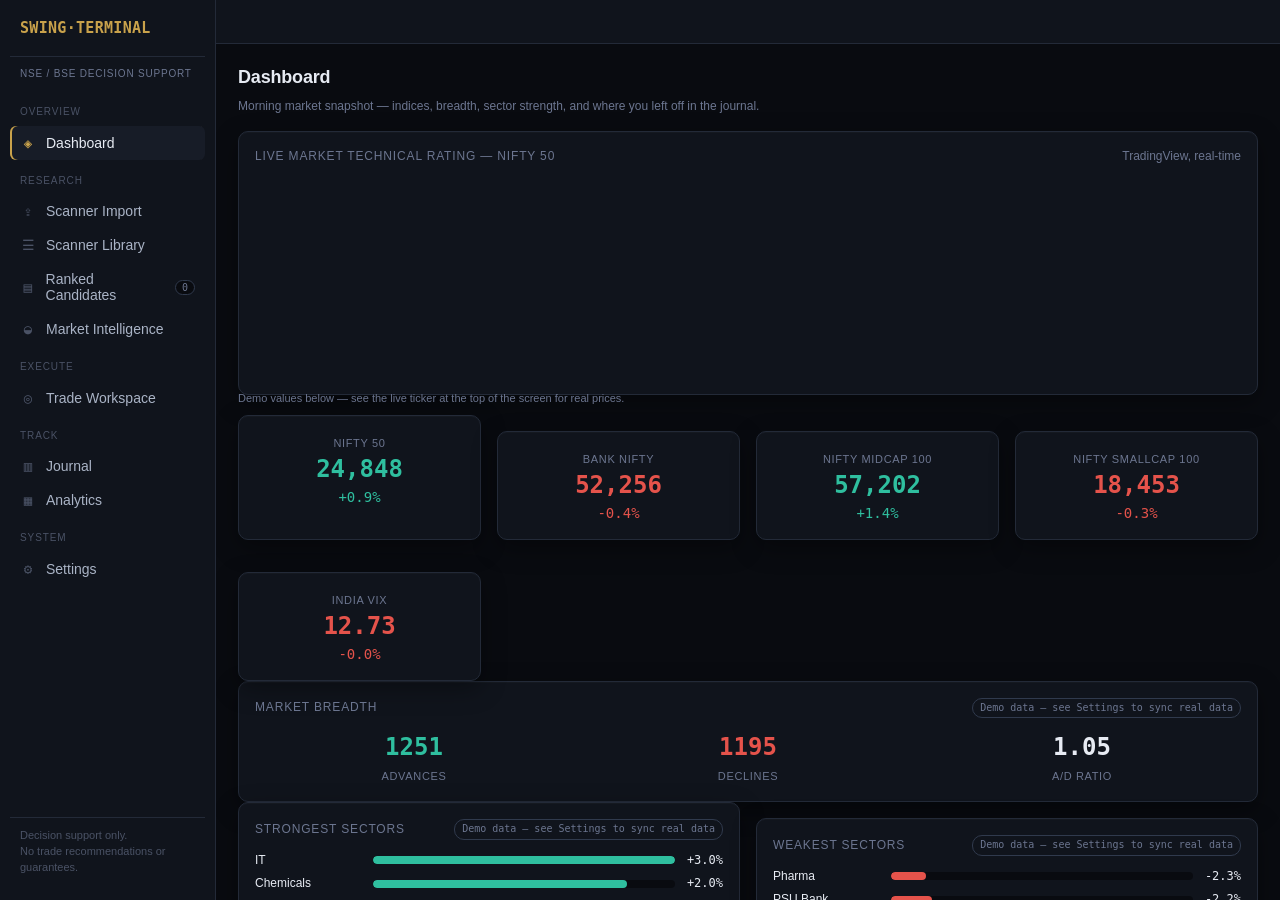
<file: index.html>
<!DOCTYPE html>
<html lang="en">
<head>
<meta charset="UTF-8" />
<meta name="viewport" content="width=device-width, initial-scale=1.0" />
<title>Swing Terminal — Swing Trading Decision Support</title>
<meta name="description" content="Institutional-grade offline swing trading decision support system for Indian equities." />
<link rel="stylesheet" href="css/styles.css" />
<link rel="stylesheet" href="css/components.css" />
</head>
<body>

<div class="app-shell">
  <aside class="sidebar">
    <div class="brand">
      <span class="brand-mark">SWING·TERMINAL</span>
    </div>
    <div class="brand-sub" style="padding:0 10px 10px;">NSE / BSE Decision Support</div>
    <nav id="sidebar-nav"></nav>
    <div class="sidebar-footer">
      Decision support only.<br />No trade recommendations or guarantees.
    </div>
  </aside>

  <div id="ribbon" class="ribbon" aria-label="Index snapshot"></div>

  <main id="main-content" class="main"></main>
</div>

<div id="toast-root" aria-live="polite"></div>

<script src="js/utils.js"></script>
<script src="js/modules/storage.js"></script>
<script src="js/data/liveDataService.js"></script>
<script src="js/data/marketDataService.js"></script>
<script src="js/data/scannerLibrary.js"></script>
<script src="js/modules/scoring.js"></script>
<script src="js/modules/checklist.js"></script>
<script src="js/modules/riskManager.js"></script>
<script src="js/modules/candidates.js"></script>
<script src="js/modules/universeScanner.js"></script>
<script src="js/modules/journal.js"></script>
<script src="js/modules/analytics.js"></script>
<script src="js/modules/chartProvider.js"></script>
<script src="js/views/dashboardView.js"></script>
<script src="js/views/scannerImportView.js"></script>
<script src="js/views/scannerLibraryView.js"></script>
<script src="js/views/candidatesView.js"></script>
<script src="js/views/tradeWorkspaceView.js"></script>
<script src="js/views/journalView.js"></script>
<script src="js/views/analyticsView.js"></script>
<script src="js/views/marketIntelView.js"></script>
<script src="js/views/settingsView.js"></script>
<script src="js/app.js"></script>
</body>
</html>
</file>
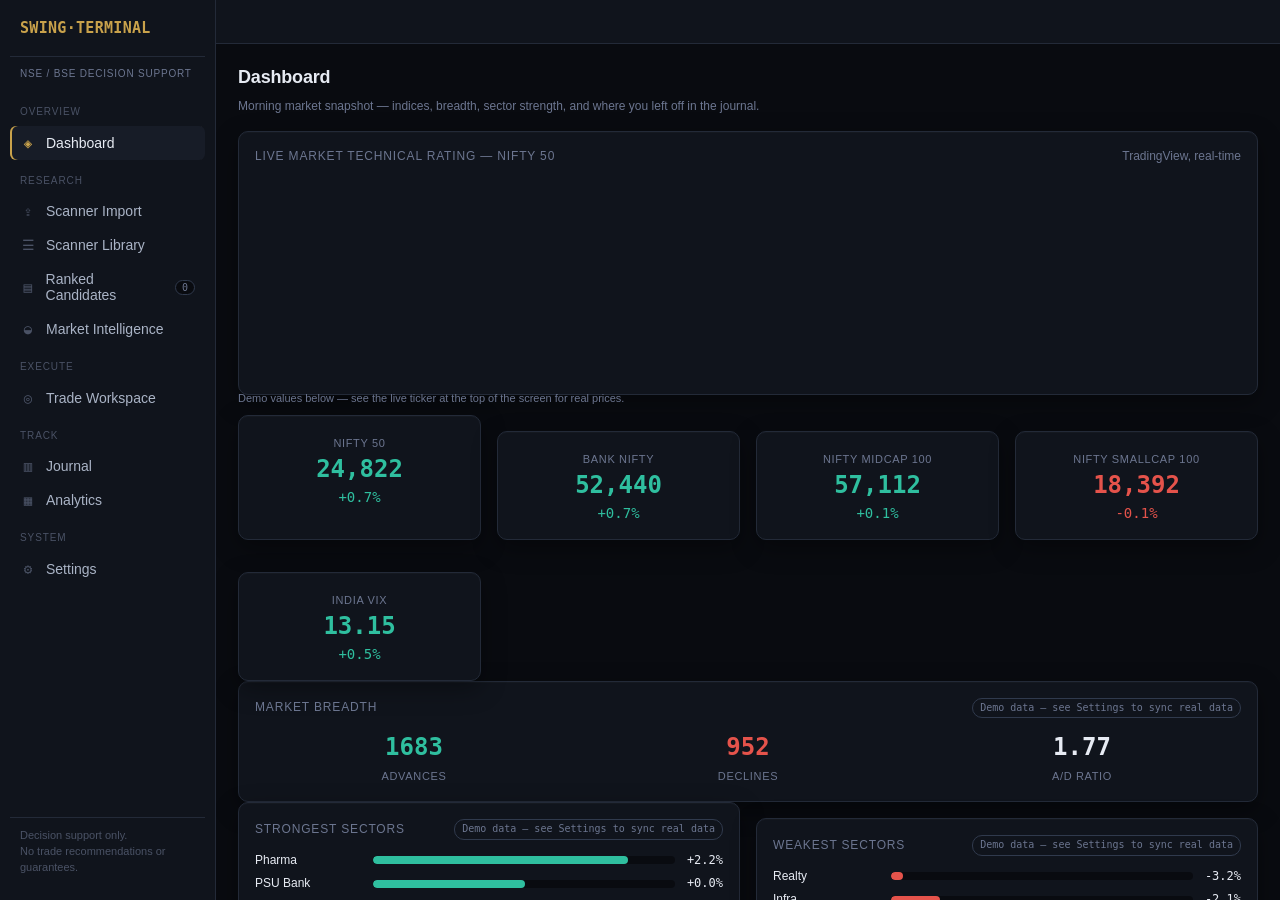
<file: index.standalone.html>
<!DOCTYPE html>
<html lang="en">
<head>
<meta charset="UTF-8" />
<meta name="viewport" content="width=device-width, initial-scale=1.0" />
<title>Swing Terminal — Swing Trading Decision Support</title>
<meta name="description" content="Institutional-grade offline swing trading decision support system for Indian equities." />
<style>
/* ===== css/styles.css ===== */
/* ==========================================================================
   SWING TERMINAL — Design Tokens & Base Styles
   Institutional dark trading workstation aesthetic.
   ========================================================================== */

:root {
  /* ---- Color: cool near-black terminal, gold data accent, teal/red directional ---- */
  --bg-void: #090B10;
  --bg-panel: #10141C;
  --bg-panel-raised: #171C27;
  --bg-panel-hover: #1D2330;
  --border-hair: #232A38;
  --border-strong: #303A4D;

  --text-primary: #E7EBF3;
  --text-secondary: #AAB4C6;
  --text-muted: #6C7690;
  --text-faint: #4A5265;

  --accent-gold: #C9A24B;
  --accent-gold-dim: #8A7238;
  --accent-teal: #2FBF9F;
  --accent-teal-dim: #1B6E5C;
  --accent-red: #E5534B;
  --accent-red-dim: #8C332D;
  --accent-blue: #4C8DFF;
  --accent-violet: #9B7EDE;

  --score-excellent: #2FBF9F;
  --score-good: #7FBF4B;
  --score-fair: #C9A24B;
  --score-weak: #C97A3A;
  --score-poor: #E5534B;

  /* ---- Type ---- */
  --font-display: "Segoe UI Semibold", ui-sans-serif, -apple-system, "Helvetica Neue", Arial, sans-serif;
  --font-body: ui-sans-serif, -apple-system, "Segoe UI", "Helvetica Neue", Arial, sans-serif;
  --font-mono: ui-monospace, "Cascadia Code", "SF Mono", "Consolas", "Roboto Mono", monospace;

  --radius-sm: 3px;
  --radius-md: 6px;
  --radius-lg: 10px;

  --shadow-panel: 0 1px 0 rgba(255,255,255,0.02) inset, 0 8px 24px rgba(0,0,0,0.35);
  --transition-fast: 120ms ease;
  --transition-med: 220ms ease;

  --sidebar-w: 216px;
  --ribbon-h: 44px;
}

/* ---- Reset ---- */
*, *::before, *::after { box-sizing: border-box; }
html, body { height: 100%; }
body {
  margin: 0;
  background: var(--bg-void);
  color: var(--text-primary);
  font-family: var(--font-body);
  font-size: 14px;
  line-height: 1.45;
  -webkit-font-smoothing: antialiased;
}
h1, h2, h3, h4 { font-family: var(--font-display); margin: 0 0 8px; letter-spacing: -0.01em; font-weight: 600; }
p { margin: 0 0 8px; }
button, input, select, textarea { font-family: inherit; font-size: inherit; color: inherit; }
a { color: var(--accent-blue); text-decoration: none; }
a:hover { text-decoration: underline; }
ul { margin: 0; padding: 0; list-style: none; }

::-webkit-scrollbar { width: 10px; height: 10px; }
::-webkit-scrollbar-track { background: var(--bg-void); }
::-webkit-scrollbar-thumb { background: var(--border-strong); border-radius: 6px; }
::-webkit-scrollbar-thumb:hover { background: var(--text-faint); }

:focus-visible {
  outline: 2px solid var(--accent-gold);
  outline-offset: 2px;
  border-radius: var(--radius-sm);
}

@media (prefers-reduced-motion: reduce) {
  *, *::before, *::after { animation-duration: 0.001ms !important; transition-duration: 0.001ms !important; }
}

/* ---- App shell ---- */
.app-shell {
  display: grid;
  grid-template-columns: var(--sidebar-w) 1fr;
  grid-template-rows: var(--ribbon-h) 1fr;
  grid-template-areas:
    "sidebar ribbon"
    "sidebar main";
  height: 100vh;
  width: 100vw;
  overflow: hidden;
}

/* ---- Sidebar ---- */
.sidebar {
  grid-area: sidebar;
  background: var(--bg-panel);
  border-right: 1px solid var(--border-hair);
  display: flex;
  flex-direction: column;
  padding: 14px 10px;
  overflow-y: auto;
}
.brand {
  display: flex;
  align-items: baseline;
  gap: 6px;
  padding: 4px 10px 16px;
  border-bottom: 1px solid var(--border-hair);
  margin-bottom: 10px;
}
.brand-mark { color: var(--accent-gold); font-family: var(--font-mono); font-weight: 700; font-size: 15px; letter-spacing: 0.02em; }
.brand-sub { color: var(--text-muted); font-size: 10px; text-transform: uppercase; letter-spacing: 0.08em; }

.nav-group-label {
  font-size: 10px;
  text-transform: uppercase;
  letter-spacing: 0.09em;
  color: var(--text-faint);
  padding: 14px 10px 6px;
}
.nav-item {
  display: flex;
  align-items: center;
  gap: 10px;
  width: 100%;
  padding: 9px 10px;
  background: transparent;
  border: none;
  border-radius: var(--radius-md);
  color: var(--text-secondary);
  cursor: pointer;
  text-align: left;
  transition: background var(--transition-fast), color var(--transition-fast);
}
.nav-item:hover { background: var(--bg-panel-hover); color: var(--text-primary); }
.nav-item.is-active {
  background: var(--bg-panel-raised);
  color: var(--text-primary);
  box-shadow: inset 2px 0 0 var(--accent-gold);
}
.nav-icon { width: 16px; text-align: center; font-family: var(--font-mono); color: var(--text-faint); }
.nav-item.is-active .nav-icon { color: var(--accent-gold); }
.nav-badge {
  margin-left: auto;
  font-family: var(--font-mono);
  font-size: 10px;
  background: var(--bg-void);
  border: 1px solid var(--border-strong);
  color: var(--text-muted);
  padding: 1px 6px;
  border-radius: 10px;
}

.sidebar-footer {
  margin-top: auto;
  padding: 10px;
  font-size: 11px;
  color: var(--text-faint);
  border-top: 1px solid var(--border-hair);
}

/* ---- Ribbon (index snapshot ticker) ---- */
.ribbon {
  grid-area: ribbon;
  background: var(--bg-panel);
  border-bottom: 1px solid var(--border-hair);
  display: flex;
  align-items: stretch;
  overflow-x: auto;
  white-space: nowrap;
}
.ribbon .tradingview-widget-container { width: 100%; flex: 1; }
.ribbon-item {
  display: flex;
  align-items: center;
  gap: 8px;
  padding: 0 16px;
  border-right: 1px solid var(--border-hair);
  font-family: var(--font-mono);
  font-size: 12px;
}
.ribbon-name { color: var(--text-muted); }
.ribbon-value { color: var(--text-primary); font-weight: 600; }
.ribbon-delta { font-weight: 600; }
.ribbon-delta.up { color: var(--accent-teal); }
.ribbon-delta.down { color: var(--accent-red); }
.ribbon-item.vix .ribbon-value { color: var(--accent-violet); }

/* ---- Main ---- */
.main {
  grid-area: main;
  overflow-y: auto;
  padding: 20px 22px 48px;
}
.view { display: none; }
.view.is-active { display: block; animation: fadeIn var(--transition-med); }
@keyframes fadeIn { from { opacity: 0; transform: translateY(4px);} to { opacity: 1; transform: translateY(0);} }

.view-header {
  display: flex;
  align-items: baseline;
  justify-content: space-between;
  margin-bottom: 16px;
  flex-wrap: wrap;
  gap: 8px;
}
.view-title { font-size: 18px; }
.view-subtitle { color: var(--text-muted); font-size: 12px; }

/* ---- Panels / Cards ---- */
.panel {
  background: var(--bg-panel);
  border: 1px solid var(--border-hair);
  border-radius: var(--radius-lg);
  box-shadow: var(--shadow-panel);
  padding: 16px;
}
.panel + .panel { margin-top: 16px; }
.panel-title {
  font-size: 12px;
  text-transform: uppercase;
  letter-spacing: 0.07em;
  color: var(--text-muted);
  margin-bottom: 12px;
  display: flex;
  align-items: center;
  justify-content: space-between;
}
.grid { display: grid; gap: 16px; }
.grid-2 { grid-template-columns: repeat(2, 1fr); }
.grid-3 { grid-template-columns: repeat(3, 1fr); }
.grid-4 { grid-template-columns: repeat(4, 1fr); }
@media (max-width: 1100px) { .grid-4 { grid-template-columns: repeat(2, 1fr); } .grid-3 { grid-template-columns: repeat(2, 1fr); } }
@media (max-width: 720px) {
  .grid-2, .grid-3, .grid-4 { grid-template-columns: 1fr; }
  .app-shell {
    grid-template-columns: 1fr;
    grid-template-rows: auto auto 1fr;
    grid-template-areas:
      "ribbon"
      "sidebar"
      "main";
    height: 100dvh;
  }
  .sidebar {
    flex-direction: row;
    align-items: center;
    overflow-x: auto;
    overflow-y: hidden;
    padding: 6px 8px;
    border-right: none;
    border-bottom: 1px solid var(--border-hair);
    -webkit-overflow-scrolling: touch;
  }
  .brand, .sidebar-footer, .nav-group-label { display: none; }
  .nav-item {
    flex: 0 0 auto;
    white-space: nowrap;
    margin-right: 4px;
  }
  .nav-item.is-active { box-shadow: inset 0 -2px 0 var(--accent-gold); }
  .ribbon { overflow-x: auto; }
}

/* ---- Buttons ---- */
.btn {
  display: inline-flex;
  align-items: center;
  gap: 6px;
  padding: 8px 14px;
  border-radius: var(--radius-md);
  border: 1px solid var(--border-strong);
  background: var(--bg-panel-raised);
  color: var(--text-primary);
  cursor: pointer;
  transition: background var(--transition-fast), border-color var(--transition-fast);
  font-weight: 500;
}
.btn:hover { background: var(--bg-panel-hover); border-color: var(--text-faint); }
.btn:disabled { opacity: 0.4; cursor: not-allowed; }
.btn-primary { background: var(--accent-gold); border-color: var(--accent-gold); color: #1A1305; font-weight: 600; }
.btn-primary:hover { background: #D9B562; }
.btn-danger { border-color: var(--accent-red-dim); color: var(--accent-red); background: transparent; }
.btn-danger:hover { background: rgba(229,83,75,0.1); }
.btn-ghost { background: transparent; border-color: transparent; color: var(--text-secondary); }
.btn-ghost:hover { background: var(--bg-panel-hover); }
.btn-sm { padding: 5px 10px; font-size: 12px; }

/* ---- Forms ---- */
label { display: block; font-size: 12px; color: var(--text-muted); margin-bottom: 4px; }
.field { margin-bottom: 12px; }
input[type="text"], input[type="number"], input[type="date"], select, textarea {
  width: 100%;
  background: var(--bg-void);
  border: 1px solid var(--border-strong);
  border-radius: var(--radius-md);
  padding: 8px 10px;
  color: var(--text-primary);
}
input:focus, select:focus, textarea:focus { border-color: var(--accent-gold); }
textarea { min-height: 70px; resize: vertical; }

/* ---- Tables ---- */
.table-wrap { overflow-x: auto; }
table { width: 100%; border-collapse: collapse; font-size: 13px; }
th {
  text-align: left;
  font-size: 10px;
  text-transform: uppercase;
  letter-spacing: 0.06em;
  color: var(--text-faint);
  padding: 8px 10px;
  border-bottom: 1px solid var(--border-strong);
  cursor: pointer;
  white-space: nowrap;
}
th:hover { color: var(--text-secondary); }
td { padding: 9px 10px; border-bottom: 1px solid var(--border-hair); font-family: var(--font-mono); white-space: nowrap; }
tr.candidate-row { cursor: pointer; transition: background var(--transition-fast); }
tr.candidate-row:hover { background: var(--bg-panel-hover); }
tr.candidate-row.is-selected { background: var(--bg-panel-raised); box-shadow: inset 2px 0 0 var(--accent-gold); }

.mono { font-family: var(--font-mono); }
.txt-muted { color: var(--text-muted); }
.txt-teal { color: var(--accent-teal); }
.txt-red { color: var(--accent-red); }
.txt-gold { color: var(--accent-gold); }

/* ---- Badges / pills ---- */
.badge {
  display: inline-flex;
  align-items: center;
  gap: 4px;
  font-size: 10px;
  font-family: var(--font-mono);
  padding: 2px 7px;
  border-radius: 10px;
  border: 1px solid var(--border-strong);
  text-transform: uppercase;
  letter-spacing: 0.04em;
}
.badge-long { color: var(--accent-teal); border-color: var(--accent-teal-dim); background: rgba(47,191,159,0.08); }
.badge-short { color: var(--accent-red); border-color: var(--accent-red-dim); background: rgba(229,83,75,0.08); }
.badge-watch { color: var(--text-muted); }

/* ---- Score dial (signature element) ---- */
.score-dial {
  --pct: 0;
  --dial-color: var(--score-fair);
  width: 46px; height: 46px;
  border-radius: 50%;
  background: conic-gradient(var(--dial-color) calc(var(--pct) * 1%), var(--border-hair) 0);
  display: flex; align-items: center; justify-content: center;
  flex-shrink: 0;
}
.score-dial-inner {
  width: 36px; height: 36px;
  border-radius: 50%;
  background: var(--bg-panel);
  display: flex; align-items: center; justify-content: center;
  font-family: var(--font-mono); font-weight: 700; font-size: 12px;
}

/* ---- Empty / loading states ---- */
.empty-state, .loading-state {
  display: flex;
  flex-direction: column;
  align-items: center;
  justify-content: center;
  padding: 48px 20px;
  color: var(--text-muted);
  text-align: center;
  gap: 8px;
}
.empty-state-icon { font-size: 28px; color: var(--text-faint); font-family: var(--font-mono); }
.spinner {
  width: 22px; height: 22px;
  border-radius: 50%;
  border: 2px solid var(--border-strong);
  border-top-color: var(--accent-gold);
  animation: spin 0.8s linear infinite;
}
@keyframes spin { to { transform: rotate(360deg); } }

/* ---- Toast ---- */
#toast-root { position: fixed; bottom: 20px; right: 20px; display: flex; flex-direction: column; gap: 8px; z-index: 200; }
.toast {
  background: var(--bg-panel-raised);
  border: 1px solid var(--border-strong);
  border-left: 3px solid var(--accent-gold);
  border-radius: var(--radius-md);
  padding: 10px 14px;
  font-size: 13px;
  box-shadow: 0 6px 20px rgba(0,0,0,0.4);
  animation: fadeIn var(--transition-med);
}
.toast.success { border-left-color: var(--accent-teal); }
.toast.error { border-left-color: var(--accent-red); }

/* ---- Checklist ---- */
.checklist-item {
  display: flex;
  align-items: flex-start;
  gap: 10px;
  padding: 8px 4px;
  border-bottom: 1px solid var(--border-hair);
}
.checklist-item:last-child { border-bottom: none; }
.checklist-item input[type="checkbox"] { width: 16px; height: 16px; margin-top: 2px; accent-color: var(--accent-gold); }
.checklist-item.critical .checklist-label::after {
  content: "critical";
  margin-left: 8px;
  font-size: 9px;
  color: var(--accent-red);
  text-transform: uppercase;
  border: 1px solid var(--accent-red-dim);
  padding: 1px 5px;
  border-radius: 8px;
}
.checklist-item.failed { background: rgba(229,83,75,0.06); }

/* ---- Tooltip ---- */
[data-tip] { position: relative; }
[data-tip]:hover::after {
  content: attr(data-tip);
  position: absolute;
  bottom: 125%; left: 50%; transform: translateX(-50%);
  background: var(--bg-panel-raised);
  border: 1px solid var(--border-strong);
  padding: 6px 9px;
  border-radius: var(--radius-sm);
  font-size: 11px;
  color: var(--text-secondary);
  white-space: nowrap;
  z-index: 50;
}

/* ---- Utility ---- */
.flex { display: flex; }
.flex-col { flex-direction: column; }
.gap-8 { gap: 8px; }
.gap-12 { gap: 12px; }
.items-center { align-items: center; }
.justify-between { justify-content: space-between; }
.mt-8 { margin-top: 8px; }
.mt-16 { margin-top: 16px; }
.w-full { width: 100%; }
.text-right { text-align: right; }


/* ===== css/components.css ===== */
/* ==========================================================================
   Component styles
   ========================================================================== */

/* ---- Dropzone (Scanner Import) ---- */
.dropzone {
  border: 2px dashed var(--border-strong);
  border-radius: var(--radius-lg);
  padding: 36px 20px;
  text-align: center;
  color: var(--text-muted);
  transition: border-color var(--transition-fast), background var(--transition-fast);
  cursor: pointer;
}
.dropzone.is-dragover { border-color: var(--accent-gold); background: rgba(201,162,75,0.06); color: var(--text-primary); }
.dropzone input[type="file"] { display: none; }
.dropzone-icon { font-size: 26px; font-family: var(--font-mono); color: var(--accent-gold); margin-bottom: 8px; }

.paste-area { margin-top: 12px; }

.import-summary { display: flex; gap: 20px; flex-wrap: wrap; margin-top: 14px; }
.import-stat { font-family: var(--font-mono); font-size: 12px; }
.import-stat b { display: block; font-size: 18px; color: var(--text-primary); }

/* ---- Scanner library cards ---- */
.scanner-card {
  border: 1px solid var(--border-hair);
  border-radius: var(--radius-md);
  padding: 12px;
  background: var(--bg-panel-raised);
  display: flex;
  flex-direction: column;
  gap: 6px;
}
.scanner-card-title { font-weight: 600; display: flex; justify-content: space-between; align-items: center; }
.scanner-card-desc { font-size: 12px; color: var(--text-muted); }
.scanner-card-meta { display: flex; gap: 6px; flex-wrap: wrap; margin-top: 4px; }

/* ---- Tabs ---- */
.tabs { display: flex; gap: 4px; border-bottom: 1px solid var(--border-hair); margin-bottom: 14px; }
.tab-btn {
  background: transparent; border: none; color: var(--text-muted);
  padding: 8px 12px; cursor: pointer; border-bottom: 2px solid transparent;
  font-weight: 500;
}
.tab-btn:hover { color: var(--text-primary); }
.tab-btn.is-active { color: var(--accent-gold); border-bottom-color: var(--accent-gold); }
.tab-panel { display: none; }
.tab-panel.is-active { display: block; }

/* ---- Trade workspace layout ---- */
.workspace-layout {
  display: grid;
  grid-template-columns: 1fr 340px;
  gap: 16px;
  align-items: start;
}
@media (max-width: 1100px) { .workspace-layout { grid-template-columns: 1fr; } }

.tv-timeframes { display: flex; gap: 6px; margin-bottom: 10px; }
.tv-chart-wrap { border: 1px solid var(--border-hair); border-radius: var(--radius-md); overflow: hidden; background: #0d1117; }
.tv-chart-wrap iframe, .tv-chart-wrap > div { width: 100%; }

.plan-row { display: flex; justify-content: space-between; padding: 6px 0; border-bottom: 1px solid var(--border-hair); font-size: 13px; }
.plan-row:last-child { border-bottom: none; }
.plan-row .label { color: var(--text-muted); }
.plan-row .value { font-family: var(--font-mono); font-weight: 600; }

/* ---- Modal ---- */
.modal-backdrop {
  position: fixed; inset: 0; background: rgba(4,6,10,0.65);
  display: flex; align-items: center; justify-content: center; z-index: 150;
}
.modal { background: var(--bg-panel-raised); border: 1px solid var(--border-strong); border-radius: var(--radius-lg); width: min(480px, 92vw); max-height: 86vh; overflow-y: auto; padding: 20px; box-shadow: 0 20px 60px rgba(0,0,0,0.5); }
.modal-header { display: flex; justify-content: space-between; align-items: center; margin-bottom: 12px; }
.modal-close { background: none; border: none; color: var(--text-muted); cursor: pointer; font-size: 18px; }

/* ---- Journal ---- */
.journal-entry {
  border: 1px solid var(--border-hair); border-radius: var(--radius-md);
  padding: 12px; margin-bottom: 10px; background: var(--bg-panel-raised);
}
.journal-entry-header { display: flex; justify-content: space-between; align-items: center; }
.journal-pnl.pos { color: var(--accent-teal); }
.journal-pnl.neg { color: var(--accent-red); }

/* ---- Analytics stat cards ---- */
.stat-card { text-align: center; }
.stat-value { font-family: var(--font-mono); font-size: 24px; font-weight: 700; }
.stat-label { font-size: 11px; color: var(--text-muted); text-transform: uppercase; letter-spacing: 0.06em; margin-top: 4px; }
.stat-value.pos { color: var(--accent-teal); }
.stat-value.neg { color: var(--accent-red); }

/* ---- Heat map placeholder ---- */
.heatmap-grid { display: grid; grid-template-columns: repeat(6, 1fr); gap: 4px; }
.heatmap-cell {
  border-radius: var(--radius-sm); padding: 8px 6px; font-size: 11px;
  font-family: var(--font-mono); text-align: center; color: #0A0D12; font-weight: 700;
}

/* ---- Weight sliders (scoring config) ---- */
.weight-row { display: grid; grid-template-columns: 140px 1fr 46px; gap: 10px; align-items: center; margin-bottom: 10px; }
.weight-row input[type="range"] { accent-color: var(--accent-gold); }

/* ---- Sector strength bars ---- */
.sector-bar-row { display: grid; grid-template-columns: 110px 1fr 40px; gap: 8px; align-items: center; font-size: 12px; margin-bottom: 6px; }
.sector-bar-track { height: 8px; background: var(--bg-void); border-radius: 4px; overflow: hidden; }
.sector-bar-fill { height: 100%; border-radius: 4px; }

</style>
</head>
<body>

<div class="app-shell">
  <aside class="sidebar">
    <div class="brand">
      <span class="brand-mark">SWING·TERMINAL</span>
    </div>
    <div class="brand-sub" style="padding:0 10px 10px;">NSE / BSE Decision Support</div>
    <nav id="sidebar-nav"></nav>
    <div class="sidebar-footer">
      Decision support only.<br />No trade recommendations or guarantees.
    </div>
  </aside>

  <div id="ribbon" class="ribbon" aria-label="Index snapshot"></div>

  <main id="main-content" class="main"></main>
</div>

<div id="toast-root" aria-live="polite"></div>

<script>
/* ===== js/utils.js ===== */
/**
 * utils.js
 * Framework-free helper functions shared across modules.
 * No external dependencies — keeps the app fully offline-capable.
 */

const $ = (sel, root = document) => root.querySelector(sel);
const $$ = (sel, root = document) => Array.from(root.querySelectorAll(sel));

function el(tag, attrs = {}, children = []) {
  const node = document.createElement(tag);
  for (const [k, v] of Object.entries(attrs)) {
    if (k === "class") node.className = v;
    else if (k === "html") node.innerHTML = v;
    else if (k.startsWith("on") && typeof v === "function") node.addEventListener(k.slice(2), v);
    else node.setAttribute(k, v);
  }
  (Array.isArray(children) ? children : [children]).forEach((c) => {
    if (c === null || c === undefined) return;
    node.appendChild(typeof c === "string" ? document.createTextNode(c) : c);
  });
  return node;
}

/* ---------------------------------------------------------------------- */
/* Number / currency formatting                                           */
/* ---------------------------------------------------------------------- */

function fmtINR(value, decimals = 2) {
  if (value === null || value === undefined || isNaN(value)) return "—";
  return Number(value).toLocaleString("en-IN", {
    minimumFractionDigits: decimals,
    maximumFractionDigits: decimals,
  });
}

function fmtCr(value) {
  if (value === null || value === undefined || isNaN(value)) return "—";
  return (Number(value) / 10000000).toFixed(2) + " Cr";
}

function fmtPct(value, decimals = 1) {
  if (value === null || value === undefined || isNaN(value)) return "—";
  const v = Number(value);
  return (v > 0 ? "+" : "") + v.toFixed(decimals) + "%";
}

function clamp(v, min, max) {
  return Math.max(min, Math.min(max, v));
}

function uid(prefix = "id") {
  return `${prefix}_${Date.now().toString(36)}_${Math.random().toString(36).slice(2, 8)}`;
}

function todayISO() {
  return new Date().toISOString().slice(0, 10);
}

/* ---------------------------------------------------------------------- */
/* CSV parsing — handles quoted fields, commas-in-quotes, CRLF/LF          */
/* ---------------------------------------------------------------------- */

function parseCSV(text) {
  const rows = [];
  let row = [];
  let field = "";
  let inQuotes = false;
  const pushField = () => { row.push(field); field = ""; };
  const pushRow = () => { rows.push(row); row = []; };

  for (let i = 0; i < text.length; i++) {
    const c = text[i];
    if (inQuotes) {
      if (c === '"') {
        if (text[i + 1] === '"') { field += '"'; i++; }
        else inQuotes = false;
      } else field += c;
    } else {
      if (c === '"') inQuotes = true;
      else if (c === ",") pushField();
      else if (c === "\r") { /* skip */ }
      else if (c === "\n") { pushField(); pushRow(); }
      else field += c;
    }
  }
  if (field.length || row.length) { pushField(); pushRow(); }

  const filtered = rows.filter((r) => r.some((cell) => cell.trim() !== ""));
  if (!filtered.length) return { headers: [], records: [] };

  const headers = filtered[0].map((h) => h.trim());
  const records = filtered.slice(1).map((r) => {
    const rec = {};
    headers.forEach((h, idx) => { rec[h] = (r[idx] ?? "").trim(); });
    return rec;
  });
  return { headers, records };
}

/** Normalize a raw scanner header name to a canonical field key. */
const HEADER_ALIASES = {
  symbol: "symbol", ticker: "symbol", "stock name": "symbol", nsecode: "symbol", "stock code": "symbol",
  name: "companyName", "company name": "companyName",
  close: "ltp", ltp: "ltp", price: "ltp", "close price": "ltp",
  volume: "volume", vol: "volume",
  "% chg": "changePct", "1 day % change": "changePct", change: "changePct", chg: "changePct",
  sector: "sector", industry: "sector",
  "52whigh": "high52w", "52w high": "high52w",
  "52wlow": "low52w", "52w low": "low52w",
  "sma50": "sma50", "50 day sma": "sma50",
  "sma200": "sma200", "200 day sma": "sma200",
  rsi: "rsi", "rsi 14": "rsi",
  "eps growth": "epsGrowth", "eps qtr growth %": "epsGrowth", "eps growth %": "epsGrowth", "quarterly eps growth": "epsGrowth",
  "sales growth": "salesGrowth", "sales growth %": "salesGrowth", "quarterly sales growth": "salesGrowth",
  "roe": "roe", "return on equity": "roe",
  "rs rating": "rsRating", "relative strength rating": "rsRating", "ibd rs rating": "rsRating",
};

function normalizeHeader(h) {
  const key = h.trim().toLowerCase();
  return HEADER_ALIASES[key] || h.trim();
}

function normalizeRecord(rec) {
  const out = {};
  for (const [k, v] of Object.entries(rec)) {
    out[normalizeHeader(k)] = v;
  }
  return out;
}

function toNumber(v) {
  if (v === null || v === undefined) return NaN;
  const cleaned = String(v).replace(/,/g, "").replace(/%/g, "").trim();
  return cleaned === "" ? NaN : Number(cleaned);
}

/* ---------------------------------------------------------------------- */
/* Toast notifications                                                     */
/* ---------------------------------------------------------------------- */

function toast(message, type = "info", ms = 3200) {
  const root = $("#toast-root");
  if (!root) return;
  const node = el("div", { class: `toast ${type}` }, message);
  root.appendChild(node);
  setTimeout(() => node.remove(), ms);
}

/* ---------------------------------------------------------------------- */
/* Debounce                                                                */
/* ---------------------------------------------------------------------- */

function debounce(fn, wait = 200) {
  let t;
  return (...args) => {
    clearTimeout(t);
    t = setTimeout(() => fn(...args), wait);
  };
}


/* ===== js/modules/storage.js ===== */
/**
 * storage.js
 * Thin abstraction over persistence. Everything in the app reads/writes
 * through this module — swap the internals later (IndexedDB, REST API,
 * broker backend, mobile SQLite bridge) without touching feature code.
 */

const NAMESPACE = "swingTerminal.v1";

function key(name) { return `${NAMESPACE}.${name}`; }

const Store = {
  get(name, fallback = null) {
    try {
      const raw = localStorage.getItem(key(name));
      return raw === null ? fallback : JSON.parse(raw);
    } catch (e) {
      console.error(`Store.get failed for ${name}`, e);
      return fallback;
    }
  },
  set(name, value) {
    try {
      localStorage.setItem(key(name), JSON.stringify(value));
      return true;
    } catch (e) {
      console.error(`Store.set failed for ${name}`, e);
      return false;
    }
  },
  remove(name) {
    localStorage.removeItem(key(name));
  },
  /** Export the entire app state as a single JSON blob (for backup / migration). */
  exportAll() {
    const out = {};
    for (const k of Object.keys(localStorage)) {
      if (k.startsWith(NAMESPACE)) out[k.slice(NAMESPACE.length + 1)] = JSON.parse(localStorage.getItem(k));
    }
    return out;
  },
  importAll(obj) {
    for (const [k, v] of Object.entries(obj)) this.set(k, v);
  },
};

/* Keys used across the app, centralized to avoid typos / drift */
const KEYS = {
  CANDIDATES: "candidates",
  JOURNAL: "journal",
  SCORING_WEIGHTS: "scoringWeights",
  RISK_SETTINGS: "riskSettings",
  SCANNER_LIBRARY: "scannerLibraryCustom",
  UI_STATE: "uiState",
  IMPORT_BATCHES: "importBatches",
  MARKET_BIAS: "marketBias",
  LIVE_DATA_URL: "liveDataUrl",
};


/* ===== js/data/liveDataService.js ===== */
/**
 * liveDataService.js
 * ---------------------------------------------------------------------
 * Fetches the REAL, full-NSE-universe data published by
 * tools/sync_market_data.py (via GitHub Actions + GitHub Pages — see
 * docs/LIVE_DATA_SETUP.md). This is the module that turns "demo data"
 * into genuine daily-synced market data once the user has deployed the
 * sync workflow.
 *
 * Every function here fails soft: if no live-data URL is configured yet,
 * or the fetch fails (offline, not deployed yet, sync hasn't run yet),
 * callers get `null` back and should fall back to sample data — exactly
 * the same honest-fallback pattern used by the chart and other TradingView
 * widgets elsewhere in this app.
 * ---------------------------------------------------------------------
 */

/** Shared "Live · <date>" / "Demo data" badge used across every view that shows synced data. */
function liveBadge(isLive, asOf) {
  return el("span", { class: `badge ${isLive ? "badge-long" : ""}`, style: "text-transform:none; letter-spacing:0;" },
    isLive ? `Live${asOf ? " · " + asOf : ""}` : "Demo data — see Settings to sync real data");
}

const LIVE_DATA_CACHE = {};
const LIVE_DATA_CACHE_MS = 5 * 60 * 1000; // 5 min — this data only changes once/day anyway

function getLiveDataBaseUrl() {
  const url = Store.get(KEYS.LIVE_DATA_URL, "");
  return url ? url.replace(/\/$/, "") : "";
}

function saveLiveDataBaseUrl(url) {
  Store.set(KEYS.LIVE_DATA_URL, (url || "").trim().replace(/\/$/, ""));
}

function isLiveDataConfigured() {
  return !!getLiveDataBaseUrl();
}

async function fetchLiveJson(filename) {
  const base = getLiveDataBaseUrl();
  if (!base) return null;

  const cached = LIVE_DATA_CACHE[filename];
  if (cached && Date.now() - cached.fetchedAt < LIVE_DATA_CACHE_MS) return cached.data;

  try {
    const res = await fetch(`${base}/data/live/${filename}?t=${Math.floor(Date.now() / 600000)}`);
    if (!res.ok) throw new Error(`HTTP ${res.status}`);
    const data = await res.json();
    LIVE_DATA_CACHE[filename] = { data, fetchedAt: Date.now() };
    return data;
  } catch (err) {
    console.warn(`liveDataService: could not fetch ${filename}`, err);
    return null;
  }
}

/** Full synced NSE universe (all EQ-series stocks) with sector + RS Rating attached. Or null if unavailable. */
async function getLiveFullUniverse() {
  return fetchLiveJson("full_universe.json");
}

/** Real full-market breadth (advances/declines/52w hi-lo across the whole synced universe). Or null. */
async function getLiveBreadth() {
  return fetchLiveJson("breadth.json");
}

/** Real sector performance, averaged from actual constituent price moves. Or null. */
async function getLiveSectorPerformance() {
  return fetchLiveJson("sector_performance.json");
}

/** Real top gainers/losers for the day. Or null. */
async function getLiveTopMovers() {
  return fetchLiveJson("top_movers.json");
}

/** Best performers over the trailing year across the synced universe. Or null. */
async function getLivePastWinners() {
  return fetchLiveJson("past_winners.json");
}

/** Bulk/block/short-selling deals reported to NSE. Or null. */
async function getLiveBulkBlockDeals() {
  return fetchLiveJson("bulk_block_deals.json");
}

/** Daily circuit/price-band revision list. Or null. */
async function getLiveCircuitList() {
  return fetchLiveJson("circuit_list.json");
}

/** Upcoming board meetings / results calendar. Or null. */
async function getLiveResultsCalendar() {
  return fetchLiveJson("results_calendar.json");
}

/** Rolling per-symbol price history (for RRG / performance-since-added calculations). Or null. */
async function getLivePriceHistory() {
  return fetchLiveJson("price_history.json");
}

/** Quick reachability check used by the Settings page's "Test connection" button. */
async function testLiveDataConnection() {
  const breadth = await fetchLiveJson("breadth.json");
  if (!breadth) return { ok: false, message: "Could not reach or parse breadth.json at that URL. Check the URL and that the sync workflow has run at least once." };
  return { ok: true, message: `Connected. Data as of ${breadth.asOf}.` };
}


/* ===== js/data/marketDataService.js ===== */
/**
 * marketDataService.js
 * ---------------------------------------------------------------------
 * Abstracted market-data provider. Every value the Dashboard shows comes
 * through this module so no market figures are hard-coded into the UI.
 *
 * TODAY: returns realistic static/randomized sample data (offline demo).
 * FUTURE: replace the body of each function with a real call to an
 * NSE/BSE data vendor, a broker API, or a local price-feed service —
 * the function *signatures* are the extension contract the rest of the
 * app is written against, so no other file needs to change.
 * ---------------------------------------------------------------------
 */

function jitter(base, spread) {
  return base + (Math.random() * 2 - 1) * spread;
}

/**
 * Computes an overall market-context bias ("supportive" / "unsupportive" /
 * "neutral" for longs) from the index snapshot, and caches it in Store for
 * the rest of the session. The scoring engine reads this synchronously via
 * Store.get(KEYS.MARKET_BIAS, ...) — call this once at app startup (and
 * again whenever the user wants a fresh read) rather than on every score
 * calculation, since getIndexSnapshot() is randomized sample data here and
 * would otherwise make scores flicker between renders.
 */
/**
 * Pure computation of market-context bias from an already-fetched index
 * snapshot + breadth reading (avoids re-fetching, which would jitter to a
 * different random sample and disagree with what the ribbon just showed).
 */
function computeMarketBias(snapshot, breadth) {
  const nifty = snapshot.find((s) => s.name === "NIFTY 50");
  const vix = snapshot.find((s) => s.isVix);
  let score = 0;
  if (nifty && nifty.changePct > 0.2) score += 1;
  if (nifty && nifty.changePct < -0.2) score -= 1;
  if (breadth.adRatio >= 1.2) score += 1;
  if (breadth.adRatio <= 0.8) score -= 1;
  if (vix && vix.value >= 18) score -= 1; // elevated fear works against fresh longs
  return score >= 1 ? "supportive" : score <= -1 ? "unsupportive" : "neutral";
}

/**
 * Fetches a fresh index snapshot + breadth reading, computes the bias, and
 * caches it in Store for the rest of the session. The scoring engine reads
 * this synchronously via Store.get(KEYS.MARKET_BIAS, ...) — call this once
 * at app startup (see app.js) rather than on every score calculation,
 * since getIndexSnapshot() is randomized sample data here and would
 * otherwise make scores flicker between renders.
 */
async function refreshMarketBias() {
  const [snapshot, breadth] = await Promise.all([getIndexSnapshot(), getMarketBreadth()]);
  const bias = computeMarketBias(snapshot, breadth);
  Store.set(KEYS.MARKET_BIAS, bias);
  return bias;
}

/** Same as refreshMarketBias() but reuses a snapshot the caller already fetched. */
async function refreshMarketBiasFromSnapshot(snapshot) {
  const breadth = await getMarketBreadth();
  const bias = computeMarketBias(snapshot, breadth);
  Store.set(KEYS.MARKET_BIAS, bias);
  return bias;
}

function getCachedMarketBias() {
  return Store.get(KEYS.MARKET_BIAS, "neutral");
}
async function getIndexSnapshot() {
  return [
    { name: "NIFTY 50", value: jitter(24812, 60), changePct: jitter(0.35, 0.6) },
    { name: "BANK NIFTY", value: jitter(52340, 150), changePct: jitter(0.2, 0.7) },
    { name: "NIFTY MIDCAP 100", value: jitter(57210, 200), changePct: jitter(0.5, 0.9) },
    { name: "NIFTY SMALLCAP 100", value: jitter(18430, 90), changePct: jitter(0.6, 1.1) },
    { name: "INDIA VIX", value: jitter(13.2, 0.8), changePct: jitter(-0.4, 1.2), isVix: true },
  ];
}

/** Market breadth (advance/decline) for the dashboard. Uses real synced
 *  NSE-wide data if a live data URL is configured (see Settings), else
 *  falls back to demo values. */
async function getMarketBreadth() {
  const live = await getLiveBreadth();
  if (live) {
    return {
      advances: live.advances, declines: live.declines, unchanged: live.unchanged,
      adRatio: live.adRatio, newHighs: live.newHighs, newLows: live.newLows,
      isLive: true, asOf: live.asOf,
    };
  }
  const advances = Math.round(jitter(1450, 250));
  const declines = Math.round(jitter(1150, 250));
  const unchanged = Math.round(jitter(90, 20));
  return { advances, declines, unchanged, adRatio: +(advances / Math.max(declines, 1)).toFixed(2), isLive: false };
}

/** Sector relative strength — powers the strongest/weakest sector panels.
 *  Real, synced sector performance if configured, else demo values. */
async function getSectorStrength() {
  const live = await getLiveSectorPerformance();
  if (live && live.sectors && live.sectors.length) {
    return live.sectors.map((s) => ({ ...s, isLive: true }));
  }
  const sectors = [
    "IT", "Banking", "Pharma", "Auto", "FMCG", "Metals",
    "Energy", "Realty", "Infra", "Capital Goods", "Chemicals", "PSU Bank",
  ];
  return sectors
    .map((name) => ({ name, relativeStrength: +jitter(0, 3.2).toFixed(2), isLive: false }))
    .sort((a, b) => b.relativeStrength - a.relativeStrength);
}

/**
 * Sample swing candidates — representative of what a Chartink scanner
 * CSV export looks like once normalized. Used to seed the app on first
 * run and for the "Load Sample Data" action in Scanner Import.
 */
async function getSampleCandidates() {
  return [
    { symbol: "TATAELXSI", companyName: "Tata Elxsi Ltd", sector: "IT", ltp: 7145, changePct: 2.1, volume: 412000, avgVolume20: 260000, high52w: 7460, low52w: 5890, sma50: 6810, sma200: 6320, rsi: 63, epsGrowth: 18, salesGrowth: 12, roe: 24, scannerSource: "Stage-2 Candidates" },
    { symbol: "KAYNES", companyName: "Kaynes Technology", sector: "Capital Goods", ltp: 5320, changePct: 3.4, volume: 890000, avgVolume20: 410000, high52w: 5480, low52w: 3200, sma50: 4850, sma200: 4100, rsi: 68, epsGrowth: 34, salesGrowth: 28, roe: 19, scannerSource: "Breakout" },
    { symbol: "COFORGE", companyName: "Coforge Ltd", sector: "IT", ltp: 8210, changePct: 1.6, volume: 320000, avgVolume20: 280000, high52w: 8450, low52w: 5600, sma50: 7690, sma200: 6900, rsi: 61, rsRating: 88, scannerSource: "High Relative Strength" },
    { symbol: "POLYCAB", companyName: "Polycab India", sector: "Capital Goods", ltp: 7260, changePct: -0.4, volume: 210000, avgVolume20: 260000, high52w: 7690, low52w: 4700, sma50: 6980, sma200: 6100, rsi: 54, scannerSource: "Pullback" },
    { symbol: "JSWENERGY", companyName: "JSW Energy Ltd", sector: "Energy", ltp: 612, changePct: 4.2, volume: 5200000, avgVolume20: 2100000, high52w: 645, low52w: 380, sma50: 560, sma200: 480, rsi: 71, scannerSource: "Momentum" },
    { symbol: "CDSL", companyName: "Central Depository Services", sector: "Financial Services", ltp: 2680, changePct: 1.1, volume: 980000, avgVolume20: 700000, high52w: 2810, low52w: 1550, sma50: 2510, sma200: 2100, rsi: 59, scannerSource: "Tight Consolidation" },
    { symbol: "MAZDOCK", companyName: "Mazagon Dock Shipbuilders", sector: "Defence", ltp: 4310, changePct: 2.8, volume: 610000, avgVolume20: 320000, high52w: 4450, low52w: 1900, sma50: 3900, sma200: 3100, rsi: 66, scannerSource: "Trend Continuation" },
    { symbol: "IREDA", companyName: "Indian Renewable Energy Dev. Agency", sector: "Financial Services", ltp: 218, changePct: 0.6, volume: 8900000, avgVolume20: 7200000, high52w: 310, low52w: 130, sma50: 205, sma200: 190, rsi: 52, scannerSource: "IPO Base" },
    { symbol: "PGEL", companyName: "PG Electroplast", sector: "Consumer Durables", ltp: 890, changePct: 5.1, volume: 1900000, avgVolume20: 780000, high52w: 920, low52w: 340, sma50: 760, sma200: 560, rsi: 74, scannerSource: "Darvas-style Consolidation" },
    // Bearish sample candidates — exercise the short-side scoring path.
    { symbol: "SUZLON", companyName: "Suzlon Energy", sector: "Energy", ltp: 62, changePct: -2.4, volume: 51000000, avgVolume20: 32000000, high52w: 86, low52w: 32, sma50: 71, sma200: 78, rsi: 34, epsGrowth: -12, salesGrowth: -5, scannerSource: "Downtrend Continuation" },
    { symbol: "PAYTM", companyName: "One97 Communications", sector: "Financial Services", ltp: 410, changePct: -1.8, volume: 6200000, avgVolume20: 3800000, high52w: 998, low52w: 318, sma50: 455, sma200: 610, rsi: 38, roe: -6, scannerSource: "Breakdown" },
    { symbol: "ZOMATO", companyName: "Eternal Ltd (Zomato)", sector: "Consumer Services", ltp: 168, changePct: -0.9, volume: 18500000, avgVolume20: 14000000, high52w: 304, low52w: 148, sma50: 188, sma200: 232, rsi: 41, rsRating: 22, scannerSource: "Relative Weakness" },
    { symbol: "IDEA", companyName: "Vodafone Idea", sector: "Telecom", ltp: 7.2, changePct: -3.1, volume: 210000000, avgVolume20: 145000000, high52w: 19.2, low52w: 6.5, sma50: 8.1, sma200: 11.4, rsi: 29, epsGrowth: -40, scannerSource: "Distribution / Topping" },
  ];
}


/* ===== js/data/scannerLibrary.js ===== */
/**
 * scannerLibrary.js
 * ---------------------------------------------------------------------
 * A curated set of Chartink scanner definitions for common swing-trading
 * setups (trend continuation, breakout, VCP-style bases, etc).
 *
 * Each entry's `clause` is Chartink scanner syntax — paste it into
 * https://chartink.com/screener/new, run it, then use Chartink's
 * "Export as CSV" (or the copy icon) to bring results into this app
 * via the Scanner Import module.
 *
 * These are starting points, not guarantees of quality setups — always
 * apply the Trade Checklist before acting on any result.
 * ---------------------------------------------------------------------
 */

const SCANNER_LIBRARY = [
  {
    id: "trend-continuation",
    name: "Trend Continuation",
    category: "Trend",
    description: "Price above rising 50 & 200 SMA with recent higher low — classic Weinstein Stage 2 continuation.",
    clause:
`( {33489} ( latest close > latest sma( latest close , 50 ) and
latest sma( latest close , 50 ) > latest sma( latest close , 200 ) and
weekly sma( latest close , 50 ) > 1 week ago weekly sma( latest close , 50 ) and
latest close > 1 day ago close and
latest volume > latest sma( latest volume , 20 ) ) )`,
  },
  {
    id: "breakout",
    name: "Breakout",
    category: "Breakout",
    description: "Closing at/near a fresh 52-week or multi-month high on above-average volume.",
    clause:
`( {33489} ( latest close >= 0.98 * latest max( 250 , latest high ) and
latest volume > 1.5 * latest sma( latest volume , 20 ) and
latest close > 1 day ago close ) )`,
  },
  {
    id: "pullback",
    name: "Pullback to Support",
    category: "Trend",
    description: "Stock in an uptrend pulling back to the rising 20/50 SMA with volume drying up — potential re-entry.",
    clause:
`( {33489} ( latest close > latest sma( latest close , 200 ) and
latest close <= 1.02 * latest sma( latest close , 50 ) and
latest close >= 0.97 * latest sma( latest close , 50 ) and
latest volume < latest sma( latest volume , 20 ) ) )`,
  },
  {
    id: "darvas-consolidation",
    name: "Darvas-style Consolidation",
    category: "Base Quality",
    description: "Tight multi-week range near highs — a Darvas box forming just under the ceiling.",
    clause:
`( {33489} ( latest close >= 0.95 * latest max( 60 , latest high ) and
( latest max( 20 , latest high ) - latest min( 20 , latest low ) ) <= 0.10 * latest close ) )`,
  },
  {
    id: "stage2-candidates",
    name: "Stage-2 Candidates",
    category: "Trend",
    description: "Weinstein Stage 2: price and both key moving averages rising, well off the 52-week low.",
    clause:
`( {33489} ( latest close > latest sma( latest close , 30 ) and
latest sma( latest close , 30 ) > latest sma( latest close , 150 ) and
latest sma( latest close , 150 ) > latest sma( latest close , 200 ) and
latest close >= 1.25 * latest min( 250 , latest low ) ) )`,
  },
  {
    id: "momentum",
    name: "Momentum",
    category: "Momentum",
    description: "Strong short-term price momentum with RSI confirming strength, not yet extreme overbought.",
    clause:
`( {33489} ( latest rsi( 14 ) > 60 and latest rsi( 14 ) < 80 and
latest close > 5 days ago close * 1.08 and
latest volume > latest sma( latest volume , 20 ) ) )`,
  },
  {
    id: "high-rs",
    name: "High Relative Strength",
    category: "Relative Strength",
    description: "Outperforming the Nifty 50 over the last quarter — a proxy for institutional accumulation.",
    clause:
`( {33489} ( ( latest close / 60 days ago close ) > ( latest close of NIFTY / 60 days ago close of NIFTY ) * 1.10 ) )`,
  },
  {
    id: "tight-consolidation",
    name: "Tight Consolidation (VCP)",
    category: "Base Quality",
    description: "Volatility Contraction Pattern — shrinking daily range and shrinking volume ahead of a potential breakout.",
    clause:
`( {33489} ( ( latest max( 10 , latest high ) - latest min( 10 , latest low ) ) <
0.6 * ( latest max( 40 , latest high ) - latest min( 40 , latest low ) ) and
latest volume < latest sma( latest volume , 50 ) ) )`,
  },
  {
    id: "ipo-base",
    name: "IPO Base",
    category: "Base Quality",
    description: "Recently listed stock building its first constructive base after the initial post-IPO move.",
    clause:
`( {33489} ( latest close > latest sma( latest close , 50 ) and
latest close < 1.15 * latest min( 90 , latest low ) and
market cap > 500 ) )`,
  },
  {
    id: "failed-breakouts",
    name: "Failed Breakouts (Watchlist Only)",
    category: "Risk Flag",
    description: "Recent breakout that reversed back below the pivot — kept as a watchlist to study failure patterns, not to trade.",
    clause:
`( {33489} ( 5 days ago close >= 0.98 * 5 days ago max( 250 , high ) and
latest close < 0.95 * 5 days ago close ) )`,
  },
  {
    id: "breakdown",
    name: "Breakdown",
    category: "Short — Breakdown",
    description: "Closing at/near a fresh multi-month low on above-average volume — the bearish mirror of Breakout.",
    clause:
`( {33489} ( latest close <= 1.02 * latest min( 250 , latest low ) and
latest volume > 1.5 * latest sma( latest volume , 20 ) and
latest close < 1 day ago close ) )`,
  },
  {
    id: "distribution-topping",
    name: "Distribution / Topping",
    category: "Short — Breakdown",
    description: "Stock stalling below its 50/200 SMA structure with heavy down-volume — early signs of institutional selling into strength.",
    clause:
`( {33489} ( latest close < latest sma( latest close , 50 ) and
latest sma( latest close , 50 ) < 5 days ago sma( latest close , 50 ) and
latest volume > 1.3 * latest sma( latest volume , 20 ) and
latest close < 1 day ago close ) )`,
  },
  {
    id: "relative-weakness",
    name: "Relative Weakness",
    category: "Short — Trend",
    description: "Underperforming the Nifty 50 over the last quarter — the bearish mirror of High Relative Strength.",
    clause:
`( {33489} ( ( latest close / 60 days ago close ) < ( latest close of NIFTY / 60 days ago close of NIFTY ) * 0.92 ) )`,
  },
  {
    id: "downtrend-continuation",
    name: "Downtrend Continuation",
    category: "Short — Trend",
    description: "Weinstein Stage 4: price and both key moving averages falling, well off the 52-week high — the bearish mirror of Stage-2 Candidates.",
    clause:
`( {33489} ( latest close < latest sma( latest close , 30 ) and
latest sma( latest close , 30 ) < latest sma( latest close , 150 ) and
latest sma( latest close , 150 ) < latest sma( latest close , 200 ) and
latest close <= 0.80 * latest max( 250 , latest high ) ) )`,
  },
  {
    id: "bearish-rally-failure",
    name: "Bearish Rally Failure",
    category: "Short — Setup",
    description: "A relief rally into declining resistance (the falling 20/50 SMA) that stalls — a lower-risk entry to short into an existing downtrend, mirroring the long Pullback setup.",
    clause:
`( {33489} ( latest close < latest sma( latest close , 200 ) and
latest sma( latest close , 50 ) < 5 days ago sma( latest close , 50 ) and
latest close >= 0.98 * latest sma( latest close , 50 ) and
latest close <= 1.02 * latest sma( latest close , 50 ) and
latest volume < latest sma( latest volume , 20 ) ) )`,
  },
];

/** Look up a scanner definition by id. */
function getScannerById(id) {
  return SCANNER_LIBRARY.find((s) => s.id === id) || null;
}


/* ===== js/modules/scoring.js ===== */
/**
 * scoring.js
 * ---------------------------------------------------------------------
 * Techno-funda scoring engine, built around the analysis frameworks named
 * in this project's brief: Weinstein Stage Analysis for trend context,
 * Minervini-style VCP for base/contraction quality, O'Neil/CANSLIM-style
 * relative strength and (where fundamental columns are present) earnings
 * growth, and Darvas-style proximity-to-pivot logic for breakouts.
 *
 * KEY DESIGN CHOICE: long and short setups are scored with two SEPARATE,
 * direction-appropriate sub-score sets — a short candidate is not simply
 * "1 minus the long score". A stock can score high as a genuine breakdown
 * (falling trend, weak relative strength, distribution volume, rejected
 * at resistance) independent of how it scores on bullish criteria. The
 * candidate's bias is whichever direction has the stronger, more complete
 * technical case, and its displayed composite score reflects the quality
 * of THAT setup — this is what should differentiate real trade candidates
 * from noise, and what should show up over time in the Analytics module
 * as fewer, better trades and a shallower drawdown.
 *
 * Every score is 0-100 and is an OBJECTIVE summary of the fields present
 * on the row (technicals from the scanner export, plus optional
 * fundamental columns like EPS/sales growth or ROE if your Chartink
 * scanner outputs them). It does not predict future price movement.
 * ---------------------------------------------------------------------
 */

const DEFAULT_WEIGHTS = {
  trend: 14,
  relativeStrength: 11,
  volume: 9,
  liquidity: 7,
  proximityToExtreme: 9,
  momentum: 11,
  baseQuality: 10,
  breakoutQuality: 10,
  riskReward: 9,
  fundamentals: 6,
  marketContext: 4,
};

function getWeights() {
  const stored = Store.get(KEYS.SCORING_WEIGHTS);
  return stored && Object.keys(stored).length ? stored : { ...DEFAULT_WEIGHTS };
}

function saveWeights(weights) {
  Store.set(KEYS.SCORING_WEIGHTS, weights);
}

function weightSum(weights) {
  return Object.values(weights).reduce((a, b) => a + Number(b || 0), 0);
}

/* ---------------------------------------------------------------------- */
/* Shared helpers                                                          */
/* ---------------------------------------------------------------------- */

function haveAll(c, fields) {
  return fields.every((f) => !isNaN(toNumber(c[f])));
}

/** How many of the fields the scoring model actually uses were present on this row (0-1). */
function dataCompleteness(c) {
  const fields = ["ltp", "changePct", "volume", "avgVolume20", "high52w", "low52w", "sma50", "sma200", "rsi"];
  const present = fields.filter((f) => c[f] !== undefined && c[f] !== "" && !(typeof c[f] === "number" && isNaN(c[f])));
  return +(present.length / fields.length).toFixed(2);
}

/** Optional CANSLIM-lite fundamentals — neutral (50) when the scanner export doesn't include them. */
function scoreFundamentals(c, direction) {
  const eps = toNumber(c.epsGrowth), sales = toNumber(c.salesGrowth), roe = toNumber(c.roe);
  const have = [eps, sales, roe].filter((v) => !isNaN(v));
  if (!have.length) return 50;
  let score = 50;
  if (!isNaN(eps)) score += (direction === "long" ? eps : -eps) * 1.2;
  if (!isNaN(sales)) score += (direction === "long" ? sales : -sales) * 0.8;
  if (!isNaN(roe)) score += (direction === "long" ? (roe - 15) : (15 - roe)) * 1.0;
  return clamp(Math.round(score), 0, 100);
}

/** Market-context adjustment: is the broader tape helping or fighting this trade direction? */
function scoreMarketContext(direction) {
  const bias = Store.get(KEYS.MARKET_BIAS, "neutral");
  if (bias === "neutral") return 50;
  const supportive = bias === "supportive";
  if (direction === "long") return supportive ? 80 : 25;
  return supportive ? 25 : 80; // a supportive tape works against fresh shorts, and vice versa
}

/* ---------------------------------------------------------------------- */
/* LONG-side sub-scores                                                    */
/* ---------------------------------------------------------------------- */

function scoreTrendLong(c) {
  const close = toNumber(c.ltp), sma50 = toNumber(c.sma50), sma200 = toNumber(c.sma200);
  if (haveAll(c, ["ltp", "sma50", "sma200"])) {
    let s = 30;
    if (close > sma50) s += 25;
    if (close > sma200) s += 20;
    if (sma50 > sma200) s += 25; // Weinstein Stage 2 structure
    return clamp(s, 0, 100);
  }
  const chg = toNumber(c.changePct);
  return isNaN(chg) ? 50 : clamp(50 + chg * 5, 0, 100);
}

function scoreRelativeStrengthLong(c) {
  if (!isNaN(toNumber(c.rsRating))) return clamp(toNumber(c.rsRating), 0, 100);
  const chg = toNumber(c.changePct);
  return isNaN(chg) ? 50 : clamp(50 + chg * 8, 0, 100);
}

function scoreVolumeLong(c) {
  const vol = toNumber(c.volume), avgVol = toNumber(c.avgVolume20), chg = toNumber(c.changePct);
  if (!isNaN(vol) && !isNaN(avgVol) && avgVol > 0) {
    const ratio = vol / avgVol;
    let s = clamp((ratio - 0.5) * 55, 0, 100);
    if (!isNaN(chg) && chg > 0 && ratio > 1.2) s = clamp(s + 10, 0, 100); // up-move on strong volume = accumulation
    return s;
  }
  return 50;
}

function scoreLiquidity(c) {
  const vol = toNumber(c.volume), price = toNumber(c.ltp);
  if (isNaN(vol) || isNaN(price)) return 50;
  const turnoverCr = (vol * price) / 10000000;
  return clamp(turnoverCr * 10, 0, 100);
}

function scoreProximityToHigh(c) {
  const close = toNumber(c.ltp), high = toNumber(c.high52w);
  if (isNaN(close) || isNaN(high) || high === 0) return 50;
  return clamp(((close / high) * 100 - 60) * 2.5, 0, 100);
}

function scoreMomentumLong(c) {
  const rsi = toNumber(c.rsi);
  if (!isNaN(rsi)) {
    if (rsi >= 55 && rsi <= 70) return 100;
    if (rsi > 70 && rsi <= 80) return 70;
    if (rsi > 80) return 35;
    if (rsi >= 45 && rsi < 55) return 55;
    return 25;
  }
  const chg = toNumber(c.changePct);
  return isNaN(chg) ? 50 : clamp(50 + chg * 6, 0, 100);
}

/** Minervini VCP-style: tighter range relative to its own 52-week spread scores higher. */
function scoreBaseQuality(c) {
  const high = toNumber(c.high52w), low = toNumber(c.low52w);
  if (isNaN(high) || isNaN(low) || high === 0) return 50;
  const range = (high - low) / high;
  return clamp(100 - range * 100, 0, 100);
}

function scoreBreakoutQualityLong(c) {
  const close = toNumber(c.ltp), high = toNumber(c.high52w), vol = toNumber(c.volume), avgVol = toNumber(c.avgVolume20);
  if (isNaN(close) || isNaN(high)) return 50;
  const nearHigh = close >= 0.97 * high;
  const volConfirm = !isNaN(vol) && !isNaN(avgVol) && avgVol > 0 && vol > 1.3 * avgVol;
  if (nearHigh && volConfirm) return 100;
  if (nearHigh) return 65;
  if (volConfirm) return 55;
  return 35;
}

function scoreRiskRewardLong(c) {
  const close = toNumber(c.ltp), sma50 = toNumber(c.sma50), high = toNumber(c.high52w);
  if (isNaN(close)) return 50;
  const stopProxy = !isNaN(sma50) ? sma50 : close * 0.93;
  const targetProxy = !isNaN(high) ? high * 1.1 : close * 1.15;
  const risk = Math.abs(close - stopProxy);
  if (risk === 0) return 50;
  const reward = Math.abs(targetProxy - close);
  return clamp((reward / risk) * 25, 0, 100);
}

/* ---------------------------------------------------------------------- */
/* SHORT-side sub-scores (mirrored logic, not just "100 - long")           */
/* ---------------------------------------------------------------------- */

function scoreTrendShort(c) {
  const close = toNumber(c.ltp), sma50 = toNumber(c.sma50), sma200 = toNumber(c.sma200);
  if (haveAll(c, ["ltp", "sma50", "sma200"])) {
    let s = 30;
    if (close < sma50) s += 25;
    if (close < sma200) s += 20;
    if (sma50 < sma200) s += 25; // Weinstein Stage 4 structure
    return clamp(s, 0, 100);
  }
  const chg = toNumber(c.changePct);
  return isNaN(chg) ? 50 : clamp(50 - chg * 5, 0, 100);
}

function scoreRelativeWeakness(c) {
  if (!isNaN(toNumber(c.rsRating))) return clamp(100 - toNumber(c.rsRating), 0, 100);
  const chg = toNumber(c.changePct);
  return isNaN(chg) ? 50 : clamp(50 - chg * 8, 0, 100);
}

function scoreDistributionVolume(c) {
  const vol = toNumber(c.volume), avgVol = toNumber(c.avgVolume20), chg = toNumber(c.changePct);
  if (!isNaN(vol) && !isNaN(avgVol) && avgVol > 0) {
    const ratio = vol / avgVol;
    let s = clamp((ratio - 0.5) * 55, 0, 100);
    if (!isNaN(chg) && chg < 0 && ratio > 1.2) s = clamp(s + 10, 0, 100); // down-move on strong volume = distribution
    return s;
  }
  return 50;
}

function scoreProximityToLow(c) {
  const close = toNumber(c.ltp), low = toNumber(c.low52w);
  if (isNaN(close) || isNaN(low) || close === 0) return 50;
  return clamp((140 - (close / low) * 100) * 2.5, 0, 100);
}

function scoreMomentumShort(c) {
  const rsi = toNumber(c.rsi);
  if (!isNaN(rsi)) {
    if (rsi <= 45 && rsi >= 30) return 100;
    if (rsi < 30) return 70; // deeply oversold — still a valid breakdown continuation, less fresh
    if (rsi > 45 && rsi <= 55) return 55;
    return 25;
  }
  const chg = toNumber(c.changePct);
  return isNaN(chg) ? 50 : clamp(50 - chg * 6, 0, 100);
}

function scoreBreakdownQuality(c) {
  const close = toNumber(c.ltp), low = toNumber(c.low52w), vol = toNumber(c.volume), avgVol = toNumber(c.avgVolume20);
  if (isNaN(close) || isNaN(low)) return 50;
  const nearLow = close <= 1.03 * low;
  const volConfirm = !isNaN(vol) && !isNaN(avgVol) && avgVol > 0 && vol > 1.3 * avgVol;
  if (nearLow && volConfirm) return 100;
  if (nearLow) return 65;
  if (volConfirm) return 55;
  return 35;
}

function scoreRiskRewardShort(c) {
  const close = toNumber(c.ltp), sma50 = toNumber(c.sma50), low = toNumber(c.low52w);
  if (isNaN(close)) return 50;
  const stopProxy = !isNaN(sma50) ? sma50 : close * 1.07; // stop above resistance for a short
  const targetProxy = !isNaN(low) ? low * 0.9 : close * 0.85;
  const risk = Math.abs(stopProxy - close);
  if (risk === 0) return 50;
  const reward = Math.abs(close - targetProxy);
  return clamp((reward / risk) * 25, 0, 100);
}

/* ---------------------------------------------------------------------- */
/* Composite: score both directions, keep the stronger, more complete one  */
/* ---------------------------------------------------------------------- */

function weightedComposite(sub, weights) {
  const totalWeight = weightSum(weights) || 1;
  let total = 0;
  for (const [key, val] of Object.entries(sub)) total += (val * (Number(weights[key]) || 0)) / totalWeight;
  return clamp(Math.round(total), 0, 100);
}

function scoreCandidate(candidate, weights = getWeights()) {
  const longSub = {
    trend: scoreTrendLong(candidate),
    relativeStrength: scoreRelativeStrengthLong(candidate),
    volume: scoreVolumeLong(candidate),
    liquidity: scoreLiquidity(candidate),
    proximityToExtreme: scoreProximityToHigh(candidate),
    momentum: scoreMomentumLong(candidate),
    baseQuality: scoreBaseQuality(candidate),
    breakoutQuality: scoreBreakoutQualityLong(candidate),
    riskReward: scoreRiskRewardLong(candidate),
    fundamentals: scoreFundamentals(candidate, "long"),
    marketContext: scoreMarketContext("long"),
  };
  const shortSub = {
    trend: scoreTrendShort(candidate),
    relativeStrength: scoreRelativeWeakness(candidate),
    volume: scoreDistributionVolume(candidate),
    liquidity: scoreLiquidity(candidate),
    proximityToExtreme: scoreProximityToLow(candidate),
    momentum: scoreMomentumShort(candidate),
    baseQuality: scoreBaseQuality(candidate),
    breakoutQuality: scoreBreakdownQuality(candidate),
    riskReward: scoreRiskRewardShort(candidate),
    fundamentals: scoreFundamentals(candidate, "short"),
    marketContext: scoreMarketContext("short"),
  };

  const longComposite = weightedComposite(longSub, weights);
  const shortComposite = weightedComposite(shortSub, weights);

  // A small margin avoids flipping bias on noise when both sides look similarly mediocre.
  const bias = longComposite >= shortComposite ? "long" : "short";
  const composite = bias === "long" ? longComposite : shortComposite;
  const subScores = bias === "long" ? longSub : shortSub;

  return {
    subScores,
    composite,
    bias,
    longComposite,
    shortComposite,
    completeness: dataCompleteness(candidate),
  };
}

function scoreLabel(score) {
  if (score >= 80) return { label: "Excellent", cssVar: "--score-excellent" };
  if (score >= 65) return { label: "Good", cssVar: "--score-good" };
  if (score >= 50) return { label: "Fair", cssVar: "--score-fair" };
  if (score >= 35) return { label: "Weak", cssVar: "--score-weak" };
  return { label: "Poor", cssVar: "--score-poor" };
}


/* ===== js/modules/checklist.js ===== */
/**
 * checklist.js
 * Objective go/no-go checklist applied to every candidate before it is
 * accepted into the journal. Critical items failing should make the
 * trader stop and reconsider — the app visually flags this but the
 * final accept/reject decision always remains with the trader.
 */

const DEFAULT_CHECKLIST = [
  { id: "trend-aligned", label: "Trend aligned (price > 50 & 200 SMA, or clean downtrend for a short)", critical: true },
  { id: "long-term-avg", label: "Above (or below, for shorts) the long-term average with conviction", critical: true },
  { id: "liquidity", label: "Healthy liquidity — average turnover supports my position size", critical: true },
  { id: "proximity-resistance", label: "Not running straight into major overhead resistance", critical: false },
  { id: "overextended", label: "Not overextended (RSI / distance from moving average is reasonable)", critical: true },
  { id: "volume-confirmation", label: "Volume confirms the move (breakout/pullback volume as expected)", critical: false },
  { id: "sector-strong", label: "Sector / industry group is showing relative strength", critical: false },
  { id: "market-supportive", label: "Broader market context (Nifty trend, breadth, VIX) is supportive", critical: true },
  { id: "acceptable-rr", label: "Reward-to-risk is at least 2:1 at the planned stop and target", critical: true },
  { id: "position-sized", label: "Position size respects my max-risk-per-trade rule", critical: true },
];

/**
 * Evaluate a set of checked item ids against the checklist definition.
 * Returns pass/fail state plus whether any CRITICAL item failed.
 */
function evaluateChecklist(checkedIds = [], definition = DEFAULT_CHECKLIST) {
  const checkedSet = new Set(checkedIds);
  const results = definition.map((item) => ({ ...item, passed: checkedSet.has(item.id) }));
  const failedCritical = results.filter((r) => r.critical && !r.passed);
  const totalPassed = results.filter((r) => r.passed).length;
  return {
    results,
    totalPassed,
    totalItems: definition.length,
    hasCriticalFailure: failedCritical.length > 0,
    failedCritical,
  };
}


/* ===== js/modules/riskManager.js ===== */
/**
 * riskManager.js
 * Pure calculation functions for position sizing and portfolio risk.
 * No side effects — easy to unit test and safe to reuse in a future
 * mobile app or server-side pre-trade check.
 */


const DEFAULT_RISK_SETTINGS = {
  capital: 1000000,
  maxRiskPerTradePct: 1.0,
  maxPortfolioExposurePct: 25,
};

function getRiskSettings() {
  return Store.get(KEYS.RISK_SETTINGS) || { ...DEFAULT_RISK_SETTINGS };
}
function saveRiskSettings(settings) {
  Store.set(KEYS.RISK_SETTINGS, settings);
}

/**
 * Compute position sizing for a single trade.
 * @param {number} capital - total trading capital
 * @param {number} maxRiskPerTradePct - e.g. 1 = 1% of capital
 * @param {number} entry - planned entry price
 * @param {number} stopLoss - planned stop-loss price
 */
function computePositionSize(capital, maxRiskPerTradePct, entry, stopLoss) {
  const riskPerShare = Math.abs(entry - stopLoss);
  if (!capital || !entry || !stopLoss || riskPerShare === 0) {
    return { quantity: 0, capitalRequired: 0, riskAmount: 0, riskPerShare: 0, portfolioPct: 0 };
  }
  const riskAmount = capital * (maxRiskPerTradePct / 100);
  const quantity = Math.floor(riskAmount / riskPerShare);
  const capitalRequired = quantity * entry;
  const portfolioPct = capital ? (capitalRequired / capital) * 100 : 0;
  return { quantity, capitalRequired, riskAmount, riskPerShare, portfolioPct };
}

function computeRewardRisk(entry, stopLoss, target) {
  const risk = Math.abs(entry - stopLoss);
  const reward = Math.abs(target - entry);
  if (risk === 0) return 0;
  return +(reward / risk).toFixed(2);
}

/**
 * Check a proposed new position against total open exposure to flag
 * portfolio-level risk breaches before the trade is journaled.
 */
function checkPortfolioExposure(openPositionsCapital, newPositionCapital, capital, maxPortfolioExposurePct) {
  const totalExposure = openPositionsCapital + newPositionCapital;
  const exposurePct = capital ? (totalExposure / capital) * 100 : 0;
  return {
    exposurePct: +exposurePct.toFixed(1),
    exceedsLimit: exposurePct > maxPortfolioExposurePct,
  };
}


/* ===== js/modules/candidates.js ===== */
/**
 * candidates.js
 * Holds the merged, de-duplicated candidate list produced by Scanner
 * Import, and exposes it (scored + ranked) to the rest of the app.
 *
 * Each import (a CSV file, a pasted table, or the sample data) is recorded
 * as an "import batch" with its own id. Every candidate remembers which
 * batch(es) contributed to it, so a single scanner's results can be
 * removed later without wiping out symbols that other scanners also
 * flagged (see removeImportBatch).
 */

const REQUIRED_FIELDS = ["symbol", "ltp"];

function getCandidates() {
  return Store.get(KEYS.CANDIDATES, []);
}

function saveCandidates(list) {
  Store.set(KEYS.CANDIDATES, list);
}

function clearCandidates() {
  Store.set(KEYS.CANDIDATES, []);
  Store.set(KEYS.IMPORT_BATCHES, []);
}

function getImportBatches() {
  return Store.get(KEYS.IMPORT_BATCHES, []);
}

function saveImportBatches(batches) {
  Store.set(KEYS.IMPORT_BATCHES, batches);
}

/**
 * Merge new raw records (from one Chartink scanner CSV, pasted table, or
 * the sample data set) into the existing candidate pool, de-duplicating
 * by symbol. Records this import as a new "batch" so it can be removed
 * as a unit later via removeImportBatch().
 */
function mergeCandidates(rawRecords, sourceName = "Imported") {
  const existing = getCandidates();
  const bySymbol = new Map(existing.map((c) => [c.symbol, c]));
  const missingRows = [];

  const batchId = uid("batch");
  const touchedSymbols = [];

  for (const raw of rawRecords) {
    const rec = normalizeRecord(raw);
    if (!rec.symbol) { missingRows.push(raw); continue; }
    rec.symbol = rec.symbol.toUpperCase().trim();

    const numericFields = [
      "ltp", "changePct", "volume", "avgVolume20", "high52w", "low52w",
      "sma50", "sma200", "rsi", "epsGrowth", "salesGrowth", "roe",
    ];
    numericFields.forEach((f) => { if (rec[f] !== undefined) rec[f] = toNumber(rec[f]); });

    touchedSymbols.push(rec.symbol);

    if (bySymbol.has(rec.symbol)) {
      const prior = bySymbol.get(rec.symbol);
      const priorBatches = prior.sourceBatches || [];
      bySymbol.set(rec.symbol, {
        ...prior,
        ...rec,
        id: prior.id,
        sourceBatches: priorBatches.includes(batchId) ? priorBatches : [...priorBatches, batchId],
      });
    } else {
      bySymbol.set(rec.symbol, { ...rec, id: uid("cand"), sourceBatches: [batchId], rejected: false });
    }
  }

  if (touchedSymbols.length) {
    const batches = getImportBatches();
    batches.push({ id: batchId, label: sourceName, timestamp: new Date().toISOString(), symbolCount: touchedSymbols.length });
    saveImportBatches(batches);
  }

  const merged = Array.from(bySymbol.values()).map((c) => ({ ...c, scannerSource: describeSources(c.sourceBatches) }));
  saveCandidates(merged);

  const incomplete = merged.filter((c) => REQUIRED_FIELDS.some((f) => c[f] === undefined || c[f] === "" || (typeof c[f] === "number" && isNaN(c[f]))));

  return {
    total: merged.length,
    added: rawRecords.length - missingRows.length,
    skipped: missingRows.length,
    incompleteCount: incomplete.length,
    batchId,
  };
}

/** Human-readable "which scanners flagged this stock" string, from batch ids. */
function describeSources(batchIds = []) {
  const batches = getImportBatches();
  const labels = batchIds
    .map((id) => batches.find((b) => b.id === id)?.label)
    .filter(Boolean);
  return Array.from(new Set(labels)).join(", ") || "Imported";
}

/**
 * Remove one entire import batch (e.g. one scanner's CSV). Candidates
 * that only came from this batch are deleted outright; candidates that
 * were also flagged by other scanners are kept, with this batch's
 * contribution simply removed from their source list.
 */
function removeImportBatch(batchId) {
  const remaining = getCandidates()
    .map((c) => ({ ...c, sourceBatches: (c.sourceBatches || []).filter((b) => b !== batchId) }))
    .filter((c) => c.sourceBatches.length > 0)
    .map((c) => ({ ...c, scannerSource: describeSources(c.sourceBatches) }));
  saveCandidates(remaining);
  saveImportBatches(getImportBatches().filter((b) => b.id !== batchId));
  return { remainingTotal: remaining.length };
}

/** Returns candidates scored + sorted highest composite score first.
 *  By default this excludes candidates the trader has explicitly rejected —
 *  pass { includeRejected: true } to see the full pool (e.g. for audit/history).
 */
function getRankedCandidates(weights, { includeRejected = false } = {}) {
  let list = getCandidates();
  if (!includeRejected) list = list.filter((c) => !c.rejected);
  return list
    .map((c) => ({ ...c, ...scoreCandidate(c, weights) }))
    .sort((a, b) => b.composite - a.composite);
}

/** Top N candidates for a given bias ("long" or "short"), auto-backfilling
 *  from the rest of the pool as candidates are rejected/removed. */
function getTopCandidates(bias, count = 10, weights) {
  return getRankedCandidates(weights).filter((c) => c.bias === bias).slice(0, count);
}

function getCandidateById(id) {
  return getCandidates().find((c) => c.id === id) || null;
}

function updateCandidate(id, patch) {
  const list = getCandidates().map((c) => (c.id === id ? { ...c, ...patch } : c));
  saveCandidates(list);
}

function removeCandidate(id) {
  saveCandidates(getCandidates().filter((c) => c.id !== id));
}

function rejectCandidate(id) {
  updateCandidate(id, { rejected: true });
}

function restoreCandidate(id) {
  updateCandidate(id, { rejected: false });
}


/* ===== js/modules/universeScanner.js ===== */
/**
 * universeScanner.js
 * ---------------------------------------------------------------------
 * Runs our own scanner definitions directly against the synced NSE
 * universe (price_history.json + full_universe.json, published by
 * tools/sync_market_data.py) — this is what replaces "manually run a
 * scanner on Chartink, export CSV, import it" with one click that scans
 * every single synced stock automatically.
 *
 * Each scanner below is a hand-written JS predicate that mirrors the
 * INTENT of the matching Chartink clause in js/data/scannerLibrary.js
 * (same underlying technical idea — trend, breakout, base quality, etc.)
 * — it's not a generic Chartink-syntax interpreter, just a direct
 * re-implementation of each of our 15 named setups, operating on
 * indicators derived client-side from the synced price history.
 *
 * Requires live data to be configured (Settings → Live Market Data
 * Sync) — with no universe synced yet, runUniverseScanners() returns a
 * clear "not configured" result rather than silently doing nothing.
 * ---------------------------------------------------------------------
 */

/* ---------------------------------------------------------------------- */
/* Indicator helpers — derive SMA/RSI/52w hi-lo from a symbol's price       */
/* history (bhavcopy alone only gives OHLCV, not indicators).               */
/* ---------------------------------------------------------------------- */

function sma(closes, period) {
  if (closes.length < period) return null;
  const window = closes.slice(-period);
  return window.reduce((a, b) => a + b, 0) / period;
}

function smaAt(closes, period, indexFromEnd) {
  // SMA as of `indexFromEnd` days ago (0 = latest) — used to detect "SMA is rising/falling".
  const end = closes.length - indexFromEnd;
  if (end < period) return null;
  const window = closes.slice(end - period, end);
  return window.reduce((a, b) => a + b, 0) / period;
}

function rsi14(closes) {
  const period = 14;
  if (closes.length < period + 1) return null;
  const changes = [];
  for (let i = closes.length - period; i < closes.length; i++) changes.push(closes[i] - closes[i - 1]);
  const gains = changes.filter((c) => c > 0);
  const losses = changes.filter((c) => c < 0).map((c) => -c);
  const avgGain = gains.reduce((a, b) => a + b, 0) / period;
  const avgLoss = losses.reduce((a, b) => a + b, 0) / period;
  if (avgLoss === 0) return 100;
  const rs = avgGain / avgLoss;
  return 100 - 100 / (1 + rs);
}

function deriveIndicators(series) {
  // series: [{date, close, volume}, ...] oldest -> newest
  if (!series || series.length < 5) return null;
  const closes = series.map((d) => d.close);
  const volumes = series.map((d) => d.volume);
  const window52w = series.slice(-252);

  const avgVol20 = volumes.length >= 20 ? volumes.slice(-20).reduce((a, b) => a + b, 0) / 20 : volumes.reduce((a, b) => a + b, 0) / volumes.length;

  return {
    ltp: closes[closes.length - 1],
    prevClose: closes.length > 1 ? closes[closes.length - 2] : closes[closes.length - 1],
    volume: volumes[volumes.length - 1],
    avgVolume20: avgVol20,
    high52w: Math.max(...window52w.map((d) => d.close)),
    low52w: Math.min(...window52w.map((d) => d.close)),
    sma20: sma(closes, 20),
    sma50: sma(closes, 50),
    sma50Prev: smaAt(closes, 50, 5), // 5 sessions ago, to detect direction
    sma150: sma(closes, 150),
    sma200: sma(closes, 200),
    rsi: rsi14(closes),
  };
}

/* ---------------------------------------------------------------------- */
/* Scanner predicates — mirror scannerLibrary.js intent, id-matched         */
/* ---------------------------------------------------------------------- */

const UNIVERSE_SCANNERS = {
  "trend-continuation": (ind) =>
    ind.sma50 && ind.sma200 && ind.ltp > ind.sma50 && ind.sma50 > ind.sma200 &&
    ind.ltp > ind.prevClose && ind.volume > ind.avgVolume20,

  "breakout": (ind) =>
    ind.high52w && ind.ltp >= 0.98 * ind.high52w && ind.volume > 1.5 * ind.avgVolume20 && ind.ltp > ind.prevClose,

  "pullback": (ind) =>
    ind.sma50 && ind.sma200 && ind.ltp > ind.sma200 &&
    ind.ltp <= 1.02 * ind.sma50 && ind.ltp >= 0.97 * ind.sma50 && ind.volume < ind.avgVolume20,

  "darvas-consolidation": (ind) =>
    ind.high52w && ind.ltp >= 0.95 * ind.high52w,

  "stage2-candidates": (ind) =>
    ind.sma50 && ind.sma150 && ind.sma200 && ind.ltp > ind.sma50 && ind.sma50 > ind.sma150 && ind.sma150 > ind.sma200 &&
    ind.low52w && ind.ltp >= 1.25 * ind.low52w,

  "momentum": (ind) =>
    ind.rsi && ind.rsi > 60 && ind.rsi < 80 && ind.volume > ind.avgVolume20,

  "high-rs": (ind) => ind.rsRating !== undefined && ind.rsRating !== null && ind.rsRating >= 80,

  "tight-consolidation": (ind) =>
    ind.sma50 && ind.volume < ind.avgVolume20 * 0.9,

  "ipo-base": (ind) =>
    ind.sma50 && ind.ltp > ind.sma50 && ind.low52w && ind.ltp < 1.15 * ind.low52w,

  "breakdown": (ind) =>
    ind.low52w && ind.ltp <= 1.02 * ind.low52w && ind.volume > 1.5 * ind.avgVolume20 && ind.ltp < ind.prevClose,

  "distribution-topping": (ind) =>
    ind.sma50 && ind.sma50Prev && ind.ltp < ind.sma50 && ind.sma50 < ind.sma50Prev &&
    ind.volume > 1.3 * ind.avgVolume20 && ind.ltp < ind.prevClose,

  "relative-weakness": (ind) => ind.rsRating !== undefined && ind.rsRating !== null && ind.rsRating <= 20,

  "downtrend-continuation": (ind) =>
    ind.sma50 && ind.sma150 && ind.sma200 && ind.ltp < ind.sma50 && ind.sma50 < ind.sma150 && ind.sma150 < ind.sma200 &&
    ind.high52w && ind.ltp <= 0.80 * ind.high52w,

  "bearish-rally-failure": (ind) =>
    ind.sma50 && ind.sma200 && ind.sma50Prev && ind.ltp < ind.sma200 && ind.sma50 < ind.sma50Prev &&
    ind.ltp >= 0.98 * ind.sma50 && ind.ltp <= 1.02 * ind.sma50 && ind.volume < ind.avgVolume20,
};

/* ---------------------------------------------------------------------- */
/* Orchestration                                                           */
/* ---------------------------------------------------------------------- */

/**
 * Runs every scanner in UNIVERSE_SCANNERS against the full synced universe
 * and merges matches into the candidate pool, exactly like a CSV import —
 * each match's scannerSource lists which scanner(s) it satisfied.
 */
async function runUniverseScanners(selectedScannerIds = null) {
  if (!isLiveDataConfigured()) {
    return { ok: false, reason: "not-configured", message: "Live data isn't configured yet. Set your GitHub Pages URL in Settings first." };
  }

  const [history, universe] = await Promise.all([getLivePriceHistory(), getLiveFullUniverse()]);
  if (!history || !universe) {
    return { ok: false, reason: "unreachable", message: "Could not load synced data. Check Settings → Test Connection, and that the sync workflow has run at least once." };
  }

  const universeBySymbol = new Map(universe.stocks.map((s) => [s.symbol, s]));
  const idsToRun = selectedScannerIds && selectedScannerIds.length ? selectedScannerIds : Object.keys(UNIVERSE_SCANNERS);

  const matchesByScanner = {};
  const rawRecordsBySymbol = new Map();

  for (const [symbol, series] of Object.entries(history)) {
    const ind = deriveIndicators(series);
    if (!ind) continue;
    const meta = universeBySymbol.get(symbol) || {};
    ind.rsRating = meta.rsRating;
    const sector = meta.sector;

    for (const scannerId of idsToRun) {
      const predicate = UNIVERSE_SCANNERS[scannerId];
      if (!predicate) continue;
      let passed = false;
      try { passed = !!predicate(ind); } catch (e) { passed = false; }
      if (!passed) continue;

      matchesByScanner[scannerId] = (matchesByScanner[scannerId] || 0) + 1;
      const scannerDef = getScannerById(scannerId);
      const label = scannerDef ? scannerDef.name : scannerId;

      const existing = rawRecordsBySymbol.get(symbol);
      const sources = existing ? new Set([...(existing.scannerSource || "").split(",").map((s) => s.trim()), label]) : new Set([label]);
      rawRecordsBySymbol.set(symbol, {
        symbol, ltp: ind.ltp, changePct: ind.prevClose ? +(((ind.ltp - ind.prevClose) / ind.prevClose) * 100).toFixed(2) : 0,
        volume: ind.volume, avgVolume20: Math.round(ind.avgVolume20), high52w: ind.high52w, low52w: ind.low52w,
        sma50: ind.sma50 ? +ind.sma50.toFixed(2) : undefined, sma200: ind.sma200 ? +ind.sma200.toFixed(2) : undefined,
        rsi: ind.rsi ? +ind.rsi.toFixed(1) : undefined, rsRating: ind.rsRating, sector,
        scannerSource: Array.from(sources).join(", "),
      });
    }
  }

  const records = Array.from(rawRecordsBySymbol.values());
  if (records.length) mergeCandidates(records, "Universe Scan");

  return {
    ok: true,
    totalMatched: records.length,
    byScanner: matchesByScanner,
    universeSize: Object.keys(history).length,
    asOf: universe.asOf,
  };
}

/** List of scanner ids this engine actually implements (a subset of the full library — some, like Failed Breakouts, are watchlist-only by design and intentionally excluded). */
function getRunnableScannerIds() {
  return Object.keys(UNIVERSE_SCANNERS);
}


/* ===== js/modules/journal.js ===== */
/**
 * journal.js
 * Trade journal persistence — every accepted setup, its plan, and its
 * eventual outcome lives here. This is the single source of truth for
 * the Analytics module.
 */


function getJournalEntries() {
  return Store.get(KEYS.JOURNAL, []);
}

function saveEntries(entries) {
  Store.set(KEYS.JOURNAL, entries);
}

/**
 * Add a new journal entry from an accepted trade plan.
 * status: "planned" | "open" | "closed"
 */
function addJournalEntry(entry) {
  const entries = getJournalEntries();
  const record = {
    id: uid("trade"),
    dateAdded: todayISO(),
    status: "planned",
    direction: "long",
    setupType: "",
    symbol: "",
    entry: null,
    stopLoss: null,
    target: null,
    quantity: null,
    exitPrice: null,
    exitDate: null,
    notes: "",
    mistakes: "",
    lessons: "",
    checklistSnapshot: [],
    scoreSnapshot: null,
    ...entry,
  };
  entries.unshift(record);
  saveEntries(entries);
  return record;
}

function updateJournalEntry(id, patch) {
  const entries = getJournalEntries().map((e) => (e.id === id ? { ...e, ...patch } : e));
  saveEntries(entries);
}

function deleteJournalEntry(id) {
  saveEntries(getJournalEntries().filter((e) => e.id !== id));
}

/** Compute realized P&L for a closed entry. Positive = profit. */
function computePnl(entry) {
  if (entry.exitPrice === null || entry.exitPrice === undefined || !entry.entry || !entry.quantity) return null;
  const direction = entry.direction === "short" ? -1 : 1;
  return +((entry.exitPrice - entry.entry) * entry.quantity * direction).toFixed(2);
}

function computePnlPct(entry) {
  if (entry.exitPrice === null || entry.exitPrice === undefined || !entry.entry) return null;
  const direction = entry.direction === "short" ? -1 : 1;
  return +(((entry.exitPrice - entry.entry) / entry.entry) * 100 * direction).toFixed(2);
}


/* ===== js/modules/analytics.js ===== */
/**
 * analytics.js
 * Derives performance statistics purely from closed journal entries.
 * No predictions — strictly retrospective, objective arithmetic.
 */


function getClosedTrades() {
  return getJournalEntries()
    .filter((e) => e.status === "closed" && e.exitPrice !== null && e.exitPrice !== undefined)
    .map((e) => ({ ...e, pnl: computePnl(e), pnlPct: computePnlPct(e) }));
}

function getSummaryStats() {
  const closed = getClosedTrades();
  if (!closed.length) {
    return { totalTrades: 0, winRate: 0, avgWin: 0, avgLoss: 0, expectancy: 0, maxDrawdown: 0, totalPnl: 0 };
  }
  const wins = closed.filter((t) => t.pnl > 0);
  const losses = closed.filter((t) => t.pnl <= 0);
  const avgWin = wins.length ? wins.reduce((s, t) => s + t.pnl, 0) / wins.length : 0;
  const avgLoss = losses.length ? losses.reduce((s, t) => s + t.pnl, 0) / losses.length : 0;
  const winRate = (wins.length / closed.length) * 100;
  const expectancy = (winRate / 100) * avgWin + (1 - winRate / 100) * avgLoss;
  const totalPnl = closed.reduce((s, t) => s + t.pnl, 0);

  // Max drawdown on cumulative equity curve ordered by exit date.
  const ordered = [...closed].sort((a, b) => new Date(a.exitDate || a.dateAdded) - new Date(b.exitDate || b.dateAdded));
  let equity = 0, peak = 0, maxDD = 0;
  for (const t of ordered) {
    equity += t.pnl;
    peak = Math.max(peak, equity);
    maxDD = Math.min(maxDD, equity - peak);
  }

  return {
    totalTrades: closed.length,
    winRate: +winRate.toFixed(1),
    avgWin: +avgWin.toFixed(0),
    avgLoss: +avgLoss.toFixed(0),
    expectancy: +expectancy.toFixed(0),
    maxDrawdown: +maxDD.toFixed(0),
    totalPnl: +totalPnl.toFixed(0),
  };
}

function getMonthlyPerformance() {
  const closed = getClosedTrades();
  const byMonth = {};
  for (const t of closed) {
    const d = t.exitDate || t.dateAdded;
    if (!d) continue;
    const key = d.slice(0, 7); // YYYY-MM
    byMonth[key] = (byMonth[key] || 0) + t.pnl;
  }
  return Object.entries(byMonth).sort(([a], [b]) => a.localeCompare(b)).map(([month, pnl]) => ({ month, pnl: +pnl.toFixed(0) }));
}

function getSetupWiseStats() {
  const closed = getClosedTrades();
  const bySetup = {};
  for (const t of closed) {
    const key = t.setupType || "Unclassified";
    if (!bySetup[key]) bySetup[key] = { setupType: key, trades: 0, wins: 0, totalPnl: 0 };
    bySetup[key].trades += 1;
    if (t.pnl > 0) bySetup[key].wins += 1;
    bySetup[key].totalPnl += t.pnl;
  }
  return Object.values(bySetup)
    .map((s) => ({ ...s, winRate: +((s.wins / s.trades) * 100).toFixed(1), totalPnl: +s.totalPnl.toFixed(0) }))
    .sort((a, b) => b.totalPnl - a.totalPnl);
}


/* ===== js/modules/chartProvider.js ===== */
/**
 * chartProvider.js
 * ---------------------------------------------------------------------
 * Wraps TradingView's embeddable widget so the rest of the app never
 * talks to TradingView directly. To swap in another charting provider
 * (Lightweight Charts + your own OHLC feed, a broker's chart widget,
 * etc.) later, only this file needs to change — the Trade Workspace
 * module just calls `ChartProvider.render(...)`.
 *
 * Requires internet access to load the TradingView embed script; when
 * offline, a graceful fallback message is shown instead of a broken
 * iframe.
 * ---------------------------------------------------------------------
 */

const TV_SCRIPT_URL = "https://s3.tradingview.com/tv.js";
let tvScriptPromise = null;

function loadTradingViewScript() {
  if (window.TradingView) return Promise.resolve();
  if (tvScriptPromise) return tvScriptPromise;
  tvScriptPromise = new Promise((resolve, reject) => {
    const script = document.createElement("script");
    script.src = TV_SCRIPT_URL;
    script.async = true;
    script.onload = () => resolve();
    script.onerror = () => reject(new Error("Could not load TradingView (offline?)"));
    document.head.appendChild(script);
    // Fail fast instead of hanging if there's no network.
    setTimeout(() => reject(new Error("TradingView load timed out (offline?)")), 6000);
  });
  return tvScriptPromise;
}

/** Map an NSE symbol to a TradingView symbol string. */
function toTradingViewSymbol(symbol, exchange = "NSE") {
  return `${exchange}:${symbol.toUpperCase()}`;
}

/**
 * Render a full advanced chart widget into a container element.
 * @param {HTMLElement} container
 * @param {string} symbol - raw NSE/BSE symbol, e.g. "TATAELXSI"
 * @param {string} interval - TradingView interval code, e.g. "D", "W", "60"
 */
async function renderAdvancedChart(container, symbol, interval = "D") {
  container.innerHTML = `<div class="empty-state"><div class="spinner"></div><p>Loading chart…</p></div>`;
  try {
    await loadTradingViewScript();
  } catch (err) {
    container.innerHTML = `<div class="empty-state">
        <div class="empty-state-icon">⚠</div>
        <p>Chart unavailable offline.</p>
        <p class="txt-muted" style="font-size:11px;">TradingView's chart embed requires an internet connection. Everything else in this workspace still works.</p>
      </div>`;
    return;
  }

  container.innerHTML = "";
  const widgetDiv = document.createElement("div");
  widgetDiv.id = `tv_chart_${Date.now()}`;
  widgetDiv.style.height = "520px";
  container.appendChild(widgetDiv);

  // eslint-disable-next-line no-new
  new window.TradingView.widget({
    autosize: true,
    symbol: toTradingViewSymbol(symbol),
    interval,
    timezone: "Asia/Kolkata",
    theme: "dark",
    style: "1",
    locale: "in",
    toolbar_bg: "#10141C",
    enable_publishing: false,
    allow_symbol_change: false,
    hide_top_toolbar: false,
    hide_legend: false,
    save_image: false,
    container_id: widgetDiv.id,
  });
}

const TIMEFRAMES = [
  { label: "1D", interval: "5" },
  { label: "1H", interval: "60" },
  { label: "D", interval: "D" },
  { label: "W", interval: "W" },
  { label: "M", interval: "M" },
];

/* ---------------------------------------------------------------------- */
/* Lightweight "embed widgets" — ticker tape, technical rating, single      */
/* quote. Unlike the advanced chart above, these don't share a global      */
/* TradingView.widget constructor: each is its own self-contained script   */
/* that TradingView's CDN turns into an iframe once inserted into the DOM. */
/* Genuinely live data, free, no API key — this is the real ceiling of     */
/* "live prices" achievable without a paid data vendor or broker API.      */
/* ---------------------------------------------------------------------- */

function mountTradingViewEmbed(container, widgetFile, config, { minHeight = 60 } = {}) {
  container.innerHTML = "";
  const wrapper = document.createElement("div");
  wrapper.className = "tradingview-widget-container";
  wrapper.style.minHeight = `${minHeight}px`;
  const inner = document.createElement("div");
  inner.className = "tradingview-widget-container__widget";
  wrapper.appendChild(inner);
  const script = document.createElement("script");
  script.type = "text/javascript";
  script.src = `https://s3.tradingview.com/external-embedding/${widgetFile}`;
  script.async = true;
  script.text = JSON.stringify(config);
  wrapper.appendChild(script);
  container.appendChild(wrapper);

  // These widgets have no onload/onerror hook of their own (the script
  // fetches an iframe internally), so fall back to an offline message if
  // nothing rendered within a few seconds — mirrors the advanced chart's
  // offline behavior for a consistent experience with no internet.
  setTimeout(() => {
    if (!wrapper.querySelector("iframe")) {
      container.innerHTML = `<div class="txt-muted" style="font-size:11px; padding:8px 0;">Live data unavailable offline — this widget needs an internet connection.</div>`;
    }
  }, 6000);
}

/** Live scrolling ticker tape for a list of {proName, title} symbols. */
function renderTickerTape(container, symbols) {
  mountTradingViewEmbed(container, "embed-widget-ticker-tape.js", {
    symbols,
    showSymbolLogo: true,
    isTransparent: true,
    displayMode: "adaptive",
    colorTheme: "dark",
    locale: "in",
  });
}

/** Live technical-rating gauge (Strong Buy → Strong Sell) for one symbol. */
function renderTechnicalAnalysisGauge(container, symbol, interval = "1D") {
  mountTradingViewEmbed(container, "embed-widget-technical-analysis.js", {
    interval,
    width: "100%",
    isTransparent: true,
    height: 200,
    symbol: toTradingViewSymbol(symbol),
    showIntervalTabs: true,
    locale: "in",
    colorTheme: "dark",
  }, { minHeight: 200 });
}

/** Live single-symbol quote (price + change), compact. */
function renderSingleQuote(container, symbol) {
  mountTradingViewEmbed(container, "embed-widget-single-quote.js", {
    symbol: toTradingViewSymbol(symbol),
    width: "100%",
    locale: "in",
    colorTheme: "dark",
    isTransparent: true,
  });
}

/** Default NSE index set used for the app-wide live ticker tape ribbon. */
const DEFAULT_INDEX_TICKER_SYMBOLS = [
  { proName: "NSE:NIFTY", title: "NIFTY 50" },
  { proName: "NSE:BANKNIFTY", title: "BANK NIFTY" },
  { proName: "BSE:SENSEX", title: "SENSEX" },
  { proName: "NSE:CNXMIDCAP", title: "NIFTY MIDCAP 100" },
  { proName: "NSE:CNXSMALLCAP", title: "NIFTY SMALLCAP 100" },
  { proName: "NSE:INDIAVIX", title: "INDIA VIX" },
];


/* ===== js/views/dashboardView.js ===== */

async function renderDashboard(container) {
  container.innerHTML = `<div class="loading-state"><div class="spinner"></div><p>Loading market snapshot…</p></div>`;

  const [indices, breadth, sectors] = await Promise.all([
    getIndexSnapshot(), getMarketBreadth(), getSectorStrength(),
  ]);
  const candidates = getRankedCandidates().slice(0, 5);
  const stats = getSummaryStats();
  const recentClosed = getClosedTrades().slice(0, 3);

  container.innerHTML = "";
  container.appendChild(
    el("div", { class: "view-header" }, [
      el("div", {}, [
        el("h2", { class: "view-title" }, "Dashboard"),
        el("div", { class: "view-subtitle" }, "Morning market snapshot — indices, breadth, sector strength, and where you left off in the journal."),
      ]),
    ])
  );

  // ---- Live market technical rating (genuinely live, free TradingView widget) ----
  const liveRatingPanel = el("div", { class: "panel" }, [
    el("div", { class: "panel-title" }, ["Live Market Technical Rating — NIFTY 50", el("span", { class: "txt-muted", style: "text-transform:none; letter-spacing:0;" }, "TradingView, real-time")]),
    el("div", { id: "dash-tv-gauge" }),
  ]);

  // ---- Index cards (demo values) ----
  const indexGrid = el("div", { class: "grid grid-4" });
  const indexGridLabel = el("p", { class: "txt-muted", style: "font-size:11px; margin: -4px 0 8px;" }, "Demo values below — see the live ticker at the top of the screen for real prices.");
  indices.forEach((idx) => {
    const isUp = idx.changePct >= 0;
    indexGrid.appendChild(
      el("div", { class: "panel stat-card" }, [
        el("div", { class: "stat-label" }, idx.name),
        el("div", { class: `stat-value ${isUp ? "pos" : "neg"}` }, idx.isVix ? idx.value.toFixed(2) : idx.value.toLocaleString("en-IN", { maximumFractionDigits: 0 })),
        el("div", { class: `mono ${isUp ? "txt-teal" : "txt-red"}` }, fmtPct(idx.changePct)),
      ])
    );
  });

  // ---- Breadth panel ----
  const breadthPanel = el("div", { class: "panel" }, [
    el("div", { class: "panel-title" }, ["Market Breadth", liveBadge(breadth.isLive, breadth.asOf)]),
    el("div", { class: "grid grid-3" }, [
      el("div", { class: "stat-card" }, [el("div", { class: "stat-value pos" }, String(breadth.advances)), el("div", { class: "stat-label" }, "Advances")]),
      el("div", { class: "stat-card" }, [el("div", { class: "stat-value neg" }, String(breadth.declines)), el("div", { class: "stat-label" }, "Declines")]),
      el("div", { class: "stat-card" }, [el("div", { class: "stat-value" }, String(breadth.adRatio)), el("div", { class: "stat-label" }, "A/D Ratio")]),
    ]),
    breadth.isLive && breadth.newHighs !== undefined
      ? el("div", { class: "grid grid-2 mt-8" }, [
          el("div", { class: "stat-card" }, [el("div", { class: "stat-value pos" }, String(breadth.newHighs)), el("div", { class: "stat-label" }, "52W Highs")]),
          el("div", { class: "stat-card" }, [el("div", { class: "stat-value neg" }, String(breadth.newLows)), el("div", { class: "stat-label" }, "52W Lows")]),
        ])
      : null,
  ]);

  // ---- Sector strength ----
  const maxAbs = Math.max(...sectors.map((s) => Math.abs(s.relativeStrength)), 1);
  const sectorBars = (list) =>
    el("div", {}, list.map((s) => {
      const pct = clampPct((s.relativeStrength / maxAbs) * 50 + 50);
      const color = s.relativeStrength >= 0 ? "var(--accent-teal)" : "var(--accent-red)";
      return el("div", { class: "sector-bar-row" }, [
        el("span", {}, s.name),
        el("div", { class: "sector-bar-track" }, [el("div", { class: "sector-bar-fill", style: `width:${pct}%; background:${color};` })]),
        el("span", { class: "mono text-right" }, fmtPct(s.relativeStrength)),
      ]);
    }));

  const sectorPanel = el("div", { class: "grid grid-2" }, [
    el("div", { class: "panel" }, [el("div", { class: "panel-title" }, ["Strongest Sectors", liveBadge(sectors[0]?.isLive)]), sectorBars(sectors.slice(0, 6))]),
    el("div", { class: "panel" }, [el("div", { class: "panel-title" }, ["Weakest Sectors", liveBadge(sectors[0]?.isLive)]), sectorBars([...sectors].reverse().slice(0, 6))]),
  ]);

  // ---- Heatmap placeholder ----
  const heatmapPanel = el("div", { class: "panel" }, [
    el("div", { class: "panel-title" }, ["Sector Heat Map", liveBadge(sectors[0]?.isLive)]),
    el("div", { class: "heatmap-grid" }, sectors.map((s) => {
      const intensity = clampPct(50 + s.relativeStrength * 10);
      const bg = s.relativeStrength >= 0 ? `rgba(47,191,159,${0.25 + intensity / 200})` : `rgba(229,83,75,${0.25 + intensity / 200})`;
      return el("div", { class: "heatmap-cell", style: `background:${bg}; color:#0A0D12;` }, [s.name, el("br"), fmtPct(s.relativeStrength)]);
    })),
  ]);

  // ---- Top candidates preview ----
  const candidatesPanel = el("div", { class: "panel" }, [
    el("div", { class: "panel-title" }, ["Today's Top-Ranked Candidates", el("a", { href: "#", onclick: (e) => { e.preventDefault(); document.querySelector('[data-nav="candidates"]').click(); } }, "View all →")]),
    candidates.length
      ? el("div", { class: "table-wrap" }, [renderMiniCandidateTable(candidates)])
      : el("div", { class: "empty-state" }, [el("div", { class: "empty-state-icon" }, "◇"), el("p", {}, "No candidates yet."), el("p", { class: "txt-muted" }, "Import a Chartink scanner CSV to populate your ranked watchlist.")]),
  ]);

  // ---- Journal summary ----
  const journalPanel = el("div", { class: "panel" }, [
    el("div", { class: "panel-title" }, "Recent Journal Summary"),
    el("div", { class: "grid grid-4" }, [
      dashboardStatCard(String(stats.totalTrades), "Closed Trades"),
      dashboardStatCard(stats.winRate + "%", "Win Rate", stats.winRate >= 50 ? "pos" : "neg"),
      dashboardStatCard(fmtINR(stats.expectancy, 0), "Expectancy / Trade", stats.expectancy >= 0 ? "pos" : "neg"),
      dashboardStatCard(fmtINR(stats.totalPnl, 0), "Total P&L", stats.totalPnl >= 0 ? "pos" : "neg"),
    ]),
    recentClosed.length
      ? el("ul", { class: "mt-16" }, recentClosed.map((t) => el("li", { class: "plan-row" }, [
          el("span", { class: "label" }, `${t.symbol} — ${t.setupType || "Unclassified"}`),
          el("span", { class: `value ${t.pnl >= 0 ? "txt-teal" : "txt-red"}` }, fmtINR(t.pnl, 0)),
        ])))
      : el("p", { class: "txt-muted mt-8" }, "No closed trades yet — outcomes will appear here once you close a journaled position."),
  ]);

  container.append(liveRatingPanel, indexGridLabel, indexGrid, breadthPanel, sectorPanel, heatmapPanel, candidatesPanel, journalPanel);
  renderTechnicalAnalysisGauge($("#dash-tv-gauge", liveRatingPanel), "NIFTY", "1D");
}

function clampPct(v) { return Math.max(4, Math.min(100, v)); }

function dashboardStatCard(value, label, cls = "") {
  return el("div", { class: "stat-card" }, [el("div", { class: `stat-value ${cls}` }, value), el("div", { class: "stat-label" }, label)]);
}

function renderMiniCandidateTable(candidates) {
  const table = el("table");
  table.appendChild(el("thead", {}, el("tr", {}, ["Score", "Symbol", "Sector", "LTP", "Chg%", "Bias"].map((h) => el("th", {}, h)))));
  const tbody = el("tbody");
  candidates.forEach((c) => {
    tbody.appendChild(el("tr", {}, [
      el("td", {}, String(c.composite)),
      el("td", {}, c.symbol),
      el("td", {}, c.sector || "—"),
      el("td", {}, fmtINR(c.ltp)),
      el("td", { class: c.changePct >= 0 ? "txt-teal" : "txt-red" }, fmtPct(c.changePct)),
      el("td", {}, el("span", { class: `badge badge-${c.bias === "long" ? "long" : "short"}` }, c.bias)),
    ]));
  });
  table.appendChild(tbody);
  return table;
}


/* ===== js/views/scannerImportView.js ===== */

function renderScannerImport(container) {
  container.innerHTML = "";

  const universeScanPanel = el("div", { class: "panel", id: "universe-scan-panel" }, [
    el("div", { class: "panel-title" }, ["Run Scanners Against Synced Data", liveBadge(isLiveDataConfigured())]),
    el("p", { class: "txt-muted" }, "Scans the entire synced NSE universe automatically — no manual Chartink export needed. Requires Live Data Sync to be configured (Settings)."),
    el("div", { id: "universe-scan-body" }),
  ]);

  const dropzone = el("div", { class: "dropzone", id: "dropzone", tabindex: "0", role: "button", "aria-label": "Upload scanner CSV" }, [
    el("div", { class: "dropzone-icon" }, "⇪"),
    el("p", {}, [el("strong", {}, "Drop a Chartink CSV here"), " or click to browse"]),
    el("p", { class: "txt-muted", style: "font-size:11px;" }, "Accepts one or more .csv exports. Each file is merged into your candidate pool and de-duplicated by symbol."),
    el("input", { type: "file", id: "file-input", accept: ".csv,text/csv", multiple: "true" }),
  ]);

  const pasteArea = el("div", { class: "panel paste-area" }, [
    el("div", { class: "panel-title" }, ["Or paste CSV text", el("span", { class: "txt-muted", style: "text-transform:none; letter-spacing:0;" }, "manual fallback")]),
    el("textarea", { id: "paste-textarea", placeholder: "symbol,close,volume,% chg,sector...\nTATAELXSI,7145,412000,2.1,IT" }),
    el("div", { class: "flex gap-8 mt-8" }, [
      el("button", { class: "btn btn-primary", id: "parse-paste-btn" }, "Merge Pasted Data"),
      el("button", { class: "btn", id: "load-sample-btn" }, "Load Sample Data"),
      el("button", { class: "btn btn-danger", id: "clear-candidates-btn" }, "Clear All Candidates"),
    ]),
  ]);

  const summaryPanel = el("div", { class: "panel", id: "import-summary-panel" }, [
    el("div", { class: "panel-title" }, "Current Candidate Pool"),
    el("div", { id: "import-summary-body" }),
  ]);

  const sourcesPanel = el("div", { class: "panel mt-16", id: "import-sources-panel" }, [
    el("div", { class: "panel-title" }, ["Imported Sources", el("span", { class: "txt-muted", style: "text-transform:none; letter-spacing:0;" }, "remove one scanner/CSV without clearing everything")]),
    el("div", { id: "import-sources-body" }),
  ]);

  container.append(
    el("div", { class: "view-header" }, [
      el("div", {}, [el("h2", { class: "view-title" }, "Scanner Import"), el("div", { class: "view-subtitle" }, "Scan the whole synced market automatically, or bring in Chartink scanner exports manually — both merge into the same candidate pool.")]),
    ]),
    universeScanPanel,
    dropzone,
    pasteArea,
    summaryPanel,
    sourcesPanel,
  );

  refreshUniverseScanPanel();
  refreshSummary();
  refreshSources();
  wireEvents();
}

function refreshUniverseScanPanel() {
  const body = $("#universe-scan-body");
  if (!body) return;
  body.innerHTML = "";

  if (!isLiveDataConfigured()) {
    body.appendChild(el("p", { class: "txt-muted" }, ["Not set up yet — see ", el("strong", {}, "Settings → Live Market Data Sync"), " (one-time GitHub setup, free)."]));
    return;
  }

  const scannerIds = getRunnableScannerIds();
  const checkboxes = {};
  const grid = el("div", { class: "grid grid-3", style: "margin-bottom:10px;" });
  scannerIds.forEach((id) => {
    const def = getScannerById(id);
    const cb = el("input", { type: "checkbox", checked: "true" });
    checkboxes[id] = cb;
    grid.appendChild(el("label", { class: "flex items-center gap-8", style: "margin:0; font-weight:normal;" }, [cb, def ? def.name : id]));
  });
  body.appendChild(grid);

  const resultBox = el("div", { class: "txt-muted", style: "font-size:12px;" });
  const runBtn = el("button", { class: "btn btn-primary" }, "Scan Entire Synced Universe");
  runBtn.addEventListener("click", async () => {
    runBtn.disabled = true;
    runBtn.textContent = "Scanning…";
    const selected = Object.entries(checkboxes).filter(([, cb]) => cb.checked).map(([id]) => id);
    const result = await runUniverseScanners(selected);
    runBtn.disabled = false;
    runBtn.textContent = "Scan Entire Synced Universe";

    if (!result.ok) {
      resultBox.textContent = result.message;
      toast(result.message, "error");
      return;
    }
    const breakdown = Object.entries(result.byScanner).map(([id, count]) => `${getScannerById(id)?.name || id}: ${count}`).join(" · ");
    resultBox.textContent = `Scanned ${result.universeSize.toLocaleString("en-IN")} stocks (as of ${result.asOf}). ${result.totalMatched} matched. ${breakdown}`;
    toast(`Universe scan complete — ${result.totalMatched} candidates added/updated.`, "success");
    refreshSummary();
    refreshSources();
  });
  body.append(runBtn, resultBox);
}


function wireEvents() {
  const dropzone = $("#dropzone");
  const fileInput = $("#file-input");

  dropzone.addEventListener("click", () => fileInput.click());
  dropzone.addEventListener("keydown", (e) => { if (e.key === "Enter" || e.key === " ") fileInput.click(); });
  fileInput.addEventListener("change", (e) => handleFiles(e.target.files));

  ["dragenter", "dragover"].forEach((evt) => dropzone.addEventListener(evt, (e) => { e.preventDefault(); dropzone.classList.add("is-dragover"); }));
  ["dragleave", "drop"].forEach((evt) => dropzone.addEventListener(evt, (e) => { e.preventDefault(); dropzone.classList.remove("is-dragover"); }));
  dropzone.addEventListener("drop", (e) => handleFiles(e.dataTransfer.files));

  $("#parse-paste-btn").addEventListener("click", () => {
    const text = $("#paste-textarea").value.trim();
    if (!text) { toast("Paste some CSV text first.", "error"); return; }
    const { records } = parseCSV(text);
    if (!records.length) { toast("Couldn't find any rows in that text.", "error"); return; }
    const result = mergeCandidates(records, "Pasted CSV");
    reportMergeResult(result);
  });

  $("#load-sample-btn").addEventListener("click", async () => {
    const sample = await getSampleCandidates();
    const result = mergeCandidates(sample, "Sample Data");
    reportMergeResult(result);
  });

  $("#clear-candidates-btn").addEventListener("click", () => {
    if (confirm("Remove every candidate from the pool? This does not affect your journal.")) {
      clearCandidates();
      refreshSummary();
      refreshSources();
      toast("Candidate pool cleared.", "success");
    }
  });
}

function handleFiles(fileList) {
  const files = Array.from(fileList || []);
  if (!files.length) return;
  let remaining = files.length;
  let lastResult = null;

  files.forEach((file) => {
    const reader = new FileReader();
    reader.onload = () => {
      const { records } = parseCSV(reader.result);
      if (records.length) lastResult = mergeCandidates(records, file.name.replace(/\.csv$/i, ""));
      remaining -= 1;
      if (remaining === 0 && lastResult) reportMergeResult(lastResult);
    };
    reader.onerror = () => {
      toast(`Couldn't read ${file.name}.`, "error");
      remaining -= 1;
    };
    reader.readAsText(file);
  });
}

function reportMergeResult(result) {
  toast(`Merged. Pool now has ${result.total} candidates${result.incompleteCount ? ` (${result.incompleteCount} missing fields)` : ""}.`, result.incompleteCount ? "error" : "success");
  refreshSummary();
  refreshSources();
}

function refreshSources() {
  const body = $("#import-sources-body");
  if (!body) return;
  const batches = getImportBatches();
  body.innerHTML = "";
  if (!batches.length) {
    body.appendChild(el("p", { class: "txt-muted" }, "No sources imported yet."));
    return;
  }
  batches
    .slice()
    .reverse()
    .forEach((batch) => {
      const row = el("div", { class: "plan-row" }, [
        el("span", { class: "label" }, [
          el("strong", { style: "color:var(--text-primary);" }, batch.label),
          el("span", { class: "txt-muted", style: "font-size:11px;" }, ` — ${batch.symbolCount} symbol(s) · ${new Date(batch.timestamp).toLocaleString("en-IN", { dateStyle: "medium", timeStyle: "short" })}`),
        ]),
        el("button", {
          class: "btn btn-sm btn-danger",
          onclick: () => {
            if (confirm(`Remove "${batch.label}" from the candidate pool? Stocks only flagged by this source will be removed; stocks other scanners also flagged will stay, minus this source's contribution.`)) {
              removeImportBatch(batch.id);
              refreshSummary();
              refreshSources();
              toast(`Removed source "${batch.label}".`, "success");
            }
          },
        }, "Remove source"),
      ]);
      body.appendChild(row);
    });
}

function refreshSummary() {
  const body = $("#import-summary-body");
  if (!body) return;
  const candidates = getCandidates();
  if (!candidates.length) {
    body.innerHTML = "";
    body.appendChild(el("div", { class: "empty-state" }, [
      el("div", { class: "empty-state-icon" }, "◇"),
      el("p", {}, "No candidates imported yet."),
      el("p", { class: "txt-muted" }, "Run a scanner from the Scanner Library, export the CSV, then drop it above."),
    ]));
    return;
  }
  const sources = new Set();
  candidates.forEach((c) => (c.scannerSource || "").split(",").forEach((s) => s.trim() && sources.add(s.trim())));
  body.innerHTML = "";
  body.appendChild(el("div", { class: "import-summary" }, [
    el("div", { class: "import-stat" }, [el("b", {}, String(candidates.length)), "Total candidates"]),
    el("div", { class: "import-stat" }, [el("b", {}, String(sources.size)), "Scanner sources merged"]),
    el("div", { class: "import-stat" }, [el("b", {}, new Set(candidates.map((c) => c.sector).filter(Boolean)).size.toString()), "Sectors represented"]),
  ]));
}


/* ===== js/views/scannerLibraryView.js ===== */

function renderScannerLibrary(container) {
  container.innerHTML = "";
  container.appendChild(
    el("div", { class: "view-header" }, [
      el("div", {}, [
        el("h2", { class: "view-title" }, "Scanner Library"),
        el("div", { class: "view-subtitle" }, "Run these in Chartink, export the CSV, then bring the file into Scanner Import."),
      ]),
      el("a", { href: "https://chartink.com/screener/new", target: "_blank", rel: "noopener", class: "btn btn-sm" }, "Open Chartink ↗"),
    ])
  );

  const grid = el("div", { class: "grid grid-2" });
  SCANNER_LIBRARY.forEach((s) => {
    grid.appendChild(
      el("div", { class: "scanner-card" }, [
        el("div", { class: "scanner-card-title" }, [s.name, el("span", { class: "badge" }, s.category)]),
        el("p", { class: "scanner-card-desc" }, s.description),
        el("textarea", { readonly: "true", style: "min-height:96px; font-family:var(--font-mono); font-size:11px;" }, s.clause),
        el("div", { class: "flex gap-8" }, [
          el("button", { class: "btn btn-sm", onclick: () => copyClause(s.clause) }, "Copy Clause"),
        ]),
      ])
    );
  });
  container.appendChild(grid);

  container.appendChild(
    el("div", { class: "panel mt-16" }, [
      el("div", { class: "panel-title" }, "Workflow reminder"),
      el("p", { class: "txt-muted" }, "1) Copy a clause → 2) paste into chartink.com/screener/new and run it → 3) click the export/copy icon on the results table → 4) bring the CSV into the Scanner Import tab. Repeat for as many setups as you want, then let the app merge and rank everything for you."),
    ])
  );
}

function copyClause(text) {
  navigator.clipboard?.writeText(text).then(
    () => toast("Scanner clause copied.", "success"),
    () => toast("Couldn't copy — select and copy manually.", "error")
  );
}


/* ===== js/views/candidatesView.js ===== */
/**
 * candidatesView.js
 * Curated Top 10 Long / Top 10 Short lists (auto-backfilling as candidates
 * are excluded or removed) plus a full sortable list for auditing,
 * restoring excluded candidates, or managing every import at once.
 */

let currentSort = { key: "composite", dir: "desc" };
let activeTab = "top-long";
let showRejectedInFullList = false;
let refreshAllPanels = () => {};

function renderCandidates(container, onOpenCandidate) {
  container.innerHTML = "";
  container.appendChild(
    el("div", { class: "view-header" }, [
      el("div", {}, [
        el("h2", { class: "view-title" }, "Ranked Candidates"),
        el("div", { class: "view-subtitle" }, "Top 10 Long and Top 10 Short are curated automatically from your techno-funda score — exclude one and the next-best candidate takes its place."),
      ]),
    ])
  );

  const tabs = el("div", { class: "tabs" }, [
    tabButton("top-long", "Top 10 Long"),
    tabButton("top-short", "Top 10 Short"),
    tabButton("full", "Full List"),
  ]);
  container.appendChild(tabs);

  const panelLong = el("div", { class: `tab-panel${activeTab === "top-long" ? " is-active" : ""}`, id: "panel-top-long" });
  const panelShort = el("div", { class: `tab-panel${activeTab === "top-short" ? " is-active" : ""}`, id: "panel-top-short" });
  const panelFull = el("div", { class: `tab-panel${activeTab === "full" ? " is-active" : ""}`, id: "panel-full" });
  container.append(panelLong, panelShort, panelFull);

  function switchTab(tab) {
    activeTab = tab;
    $$(".tab-btn").forEach((b) => b.classList.toggle("is-active", b.dataset.tab === tab));
    $$(".tab-panel").forEach((p) => p.classList.remove("is-active"));
    ({ "top-long": panelLong, "top-short": panelShort, full: panelFull })[tab].classList.add("is-active");
  }
  $$(".tab-btn", tabs).forEach((btn) => btn.addEventListener("click", () => switchTab(btn.dataset.tab)));

  // Any mutation (exclude / restore / remove) should refresh ALL THREE panels —
  // not just the one the user clicked in — since excluding a stock in Full List
  // affects the Top 10 tabs and vice versa.
  refreshAllPanels = () => {
    drawTopTen(panelLong, "long", onOpenCandidate);
    drawTopTen(panelShort, "short", onOpenCandidate);
    drawFullList(panelFull, onOpenCandidate);
  };

  refreshAllPanels();
}

function tabButton(tab, label) {
  return el("button", { class: `tab-btn${activeTab === tab ? " is-active" : ""}`, "data-tab": tab }, label);
}

/* ---------------------------------------------------------------------- */
/* Top 10 (curated, auto-backfilling)                                      */
/* ---------------------------------------------------------------------- */

function drawTopTen(panel, bias, onOpenCandidate) {
  const top = getTopCandidates(bias, 10);
  panel.innerHTML = "";

  if (!top.length) {
    panel.appendChild(el("div", { class: "empty-state" }, [
      el("div", { class: "empty-state-icon" }, "◇"),
      el("p", {}, `No ${bias} candidates yet.`),
      el("p", { class: "txt-muted" }, "Import scanner results in Scanner Import, or load the sample data to try this out."),
    ]));
    return;
  }

  const table = el("table");
  table.appendChild(el("thead", {}, el("tr", {}, ["Rank", "Score", "Symbol", "Sector", "LTP", "Chg %", "Source", ""].map((h) => el("th", {}, h)))));
  const tbody = el("tbody");
  top.forEach((c, idx) => {
    const { label, cssVar } = scoreLabel(c.composite);
    const lowData = (c.completeness ?? 1) < 0.6;
    tbody.appendChild(
      el("tr", { class: "candidate-row", onclick: () => onOpenCandidate(c.id) }, [
        el("td", { class: "mono txt-muted" }, `#${idx + 1}`),
        el("td", {}, [
          el("div", { class: "score-dial", style: `--pct:${c.composite}; --dial-color:var(${cssVar});` }, [
            el("div", { class: "score-dial-inner" }, String(c.composite)),
          ]),
        ]),
        el("td", {}, [
          el("strong", {}, c.symbol),
          el("div", { class: "txt-muted", style: "font-size:10px;" }, label),
          lowData ? el("div", { class: "txt-muted", style: "font-size:9px;", "data-tip": "Scanner export was missing SMA/RSI/52-week fields — some categories used a neutral fallback." }, "◐ limited data") : null,
        ]),
        el("td", {}, c.sector || "—"),
        el("td", {}, fmtINR(c.ltp)),
        el("td", { class: c.changePct >= 0 ? "txt-teal" : "txt-red" }, fmtPct(c.changePct)),
        el("td", { class: "txt-muted", style: "font-family:var(--font-body); font-size:11px; white-space:normal;" }, c.scannerSource || "—"),
        el("td", {}, [
          el("button", {
            class: "btn btn-sm",
            "data-tip": "Exclude — drops out of ranking, next-best candidate takes this slot. Restore later from the Full List tab.",
            onclick: (e) => { e.stopPropagation(); rejectCandidate(c.id); refreshAllPanels(); toast(`${c.symbol} excluded — next-best candidate promoted.`, "info"); },
          }, "Exclude"),
        ]),
      ])
    );
  });
  table.appendChild(tbody);
  panel.appendChild(el("div", { class: "table-wrap" }, [table]));
}

/* ---------------------------------------------------------------------- */
/* Full list (sortable, can include excluded candidates for review/restore) */
/* ---------------------------------------------------------------------- */

function drawFullList(panel, onOpenCandidate) {
  panel.innerHTML = "";

  const toolbar = el("div", { class: "flex gap-8 items-center mt-8", style: "margin-bottom:12px;" }, [
    el("label", { class: "flex items-center gap-8", style: "margin:0;" }, [
      (() => {
        const cb = el("input", { type: "checkbox" });
        cb.checked = showRejectedInFullList;
        cb.addEventListener("change", (e) => { showRejectedInFullList = e.target.checked; drawFullList(panel, onOpenCandidate); });
        return cb;
      })(),
      "Show excluded candidates too",
    ]),
  ]);
  panel.appendChild(toolbar);

  const tableWrap = el("div", { class: "table-wrap" });
  panel.appendChild(tableWrap);
  drawFullTable(tableWrap, onOpenCandidate);
}

function drawFullTable(tableWrap, onOpenCandidate) {
  let ranked = getRankedCandidates(undefined, { includeRejected: showRejectedInFullList });
  if (!ranked.length) {
    tableWrap.innerHTML = "";
    tableWrap.appendChild(el("div", { class: "empty-state" }, [
      el("div", { class: "empty-state-icon" }, "◇"),
      el("p", {}, "No candidates to rank yet."),
      el("p", { class: "txt-muted" }, "Head to Scanner Import to load a CSV, or Load Sample Data to explore the app."),
    ]));
    return;
  }

  ranked.sort((a, b) => {
    const av = a[currentSort.key], bv = b[currentSort.key];
    const cmp = typeof av === "string" ? av.localeCompare(bv) : (av ?? 0) - (bv ?? 0);
    return currentSort.dir === "asc" ? cmp : -cmp;
  });

  const columns = [
    { key: "composite", label: "Score" },
    { key: "symbol", label: "Symbol" },
    { key: "sector", label: "Sector" },
    { key: "ltp", label: "LTP" },
    { key: "changePct", label: "Chg %" },
    { key: "bias", label: "Bias" },
    { key: "scannerSource", label: "Source" },
    { key: null, label: "" },
  ];

  const table = el("table");
  const thead = el("thead", {}, el("tr", {}, columns.map((c) =>
    c.key
      ? el("th", { onclick: () => { toggleSort(c.key); drawFullTable(tableWrap, onOpenCandidate); } },
          c.label + (currentSort.key === c.key ? (currentSort.dir === "asc" ? " ▲" : " ▼") : "")
        )
      : el("th", {}, "")
  )));
  table.appendChild(thead);

  const tbody = el("tbody");
  ranked.forEach((c) => {
    const { label, cssVar } = scoreLabel(c.composite);
    const lowData = (c.completeness ?? 1) < 0.6;
    const row = el("tr", { class: `candidate-row${c.rejected ? " txt-muted" : ""}`, style: c.rejected ? "opacity:0.55;" : "", onclick: () => onOpenCandidate(c.id) }, [
      el("td", {}, [
        el("div", { class: "score-dial", style: `--pct:${c.composite}; --dial-color:var(${cssVar});` }, [
          el("div", { class: "score-dial-inner" }, String(c.composite)),
        ]),
      ]),
      el("td", {}, [
        el("strong", {}, c.symbol),
        el("div", { class: "txt-muted", style: "font-size:10px;" }, c.rejected ? "Excluded" : label),
        lowData ? el("div", { class: "txt-muted", style: "font-size:9px;" }, "◐ limited data") : null,
      ]),
      el("td", {}, c.sector || "—"),
      el("td", {}, fmtINR(c.ltp)),
      el("td", { class: c.changePct >= 0 ? "txt-teal" : "txt-red" }, fmtPct(c.changePct)),
      el("td", {}, el("span", { class: `badge badge-${c.bias === "long" ? "long" : "short"}` }, c.bias === "long" ? "Long" : "Short")),
      el("td", { class: "txt-muted", style: "font-family:var(--font-body); font-size:11px; white-space:normal;" }, c.scannerSource || "—"),
      el("td", {}, [
        c.rejected
          ? el("button", {
              class: "btn btn-sm",
              onclick: (e) => { e.stopPropagation(); restoreCandidate(c.id); refreshAllPanels(); toast(`${c.symbol} restored to ranking.`, "success"); },
            }, "Restore")
          : el("button", {
              class: "btn btn-sm btn-danger",
              "data-tip": "Permanently remove just this candidate",
              onclick: (e) => {
                e.stopPropagation();
                if (confirm(`Remove ${c.symbol} from the candidate pool?`)) {
                  removeCandidate(c.id);
                  refreshAllPanels();
                }
              },
            }, "✕"),
      ]),
    ]);
    tbody.appendChild(row);
  });
  table.appendChild(tbody);

  tableWrap.innerHTML = "";
  tableWrap.appendChild(table);
}

function toggleSort(key) {
  if (currentSort.key === key) currentSort.dir = currentSort.dir === "asc" ? "desc" : "asc";
  else currentSort = { key, dir: "desc" };
}


/* ===== js/views/tradeWorkspaceView.js ===== */

let planState = {};
let checkedItems = new Set();

function renderTradeWorkspace(container, candidateId, onCandidateAccepted) {
  const candidate = getCandidateById(candidateId);
  container.innerHTML = "";

  if (!candidate) {
    container.appendChild(
      el("div", { class: "empty-state" }, [
        el("div", { class: "empty-state-icon" }, "◇"),
        el("p", {}, "Select a candidate from the Ranked Candidates list to open its workspace."),
      ])
    );
    return;
  }

  // Seed the plan with sensible defaults derived from the candidate's own data.
  planState = {
    entry: candidate.ltp || 0,
    stopLoss: candidate.sma50 ? +(candidate.sma50 * 0.99).toFixed(2) : +(candidate.ltp * 0.95).toFixed(2),
    target: candidate.high52w ? +(candidate.high52w * 1.08).toFixed(2) : +(candidate.ltp * 1.15).toFixed(2),
    thesis: candidate.notes || "",
    srNotes: candidate.srNotes || "",
    direction: candidate.bias || "long",
    setupType: (candidate.scannerSource || "").split(",")[0]?.trim() || "",
  };
  checkedItems = new Set(candidate.checklistChecked || []);

  const { label, cssVar } = scoreLabel(candidate.composite ?? 0);

  container.appendChild(
    el("div", { class: "view-header" }, [
      el("div", {}, [
        el("h2", { class: "view-title" }, `${candidate.symbol} — ${candidate.companyName || ""}`),
        el("div", { class: "view-subtitle" }, `${candidate.sector || "Unclassified sector"} · Composite score ${candidate.composite ?? "—"} (${label})`),
      ]),
      el("span", { class: `badge badge-${planState.direction === "long" ? "long" : "short"}` }, planState.direction === "long" ? "Long setup" : "Short setup"),
    ])
  );

  const layout = el("div", { class: "workspace-layout" });

  /* -------------------- Left column: chart + thesis -------------------- */
  const left = el("div", {});

  const tfRow = el("div", { class: "tv-timeframes" });
  TIMEFRAMES.forEach((tf, idx) => {
    const btn = el("button", { class: `btn btn-sm${idx === 2 ? " btn-primary" : ""}` }, tf.label);
    btn.addEventListener("click", () => {
      $$tf(tfRow).forEach((b) => b.classList.remove("btn-primary"));
      btn.classList.add("btn-primary");
      renderAdvancedChart(chartWrap, candidate.symbol, tf.interval);
    });
    tfRow.appendChild(btn);
  });
  const chartWrap = el("div", { class: "tv-chart-wrap" });
  left.append(tfRow, chartWrap);
  renderAdvancedChart(chartWrap, candidate.symbol, "D");

  const liveRatingPanel = el("div", { class: "panel mt-16" }, [
    el("div", { class: "panel-title" }, ["Live Technical Rating (TradingView)", el("span", { class: "txt-muted", style: "text-transform:none; letter-spacing:0;" }, "separate from our score above — live, third-party")]),
    el("div", { id: "tv-technical-gauge" }),
  ]);
  left.appendChild(liveRatingPanel);
  renderTechnicalAnalysisGauge($("#tv-technical-gauge", liveRatingPanel), candidate.symbol, "1D");

  const thesisPanel = el("div", { class: "panel mt-16" }, [
    el("div", { class: "panel-title" }, "Trade Thesis & Support/Resistance Notes"),
    el("div", { class: "field" }, [
      el("label", {}, "Setup type"),
      textInput(planState.setupType, (v) => (planState.setupType = v)),
    ]),
    el("div", { class: "field" }, [
      el("label", {}, "Why this trade? (thesis)"),
      textArea(planState.thesis, (v) => (planState.thesis = v)),
    ]),
    el("div", { class: "field" }, [
      el("label", {}, "Key support / resistance levels"),
      textArea(planState.srNotes, (v) => (planState.srNotes = v)),
    ]),
  ]);
  left.appendChild(thesisPanel);

  /* -------------------- Right column: plan, risk, checklist -------------------- */
  const right = el("div", {});

  const planPanel = el("div", { class: "panel" });
  planPanel.appendChild(el("div", { class: "panel-title" }, "Trade Plan"));
  const directionSelect = el("select", {}, [
    el("option", { value: "long", selected: planState.direction === "long" ? "true" : null }, "Long"),
    el("option", { value: "short", selected: planState.direction === "short" ? "true" : null }, "Short"),
  ]);
  directionSelect.addEventListener("change", (e) => { planState.direction = e.target.value; redrawPlan(); });
  planPanel.appendChild(el("div", { class: "field" }, [el("label", {}, "Direction"), directionSelect]));

  const entryInput = numberInput(planState.entry, (v) => { planState.entry = v; redrawPlan(); });
  const stopInput = numberInput(planState.stopLoss, (v) => { planState.stopLoss = v; redrawPlan(); });
  const targetInput = numberInput(planState.target, (v) => { planState.target = v; redrawPlan(); });
  planPanel.append(
    el("div", { class: "field" }, [el("label", {}, "Entry zone"), entryInput]),
    el("div", { class: "field" }, [el("label", {}, "Stop-loss"), stopInput]),
    el("div", { class: "field" }, [el("label", {}, "Target"), targetInput]),
  );
  const planStatsBox = el("div", {});
  planPanel.appendChild(planStatsBox);
  right.appendChild(planPanel);

  const checklistPanel = el("div", { class: "panel mt-16" });
  checklistPanel.appendChild(el("div", { class: "panel-title" }, "Trade Checklist"));
  const checklistBox = el("div", {});
  checklistPanel.appendChild(checklistBox);
  right.appendChild(checklistPanel);

  const notesPanel = el("div", { class: "panel mt-16" }, [
    el("div", { class: "panel-title" }, "Personal Notes"),
    textArea(candidate.personalNotes || "", (v) => updateCandidate(candidate.id, { personalNotes: v })),
  ]);
  right.appendChild(notesPanel);

  const actionsPanel = el("div", { class: "panel mt-16 flex gap-8" });
  const acceptBtn = el("button", { class: "btn btn-primary w-full" }, "Accept — Send to Journal");
  const rejectBtn = el("button", { class: "btn btn-danger" }, "Reject");
  actionsPanel.append(acceptBtn, rejectBtn);
  right.appendChild(actionsPanel);

  layout.append(left, right);
  container.appendChild(layout);

  function redrawPlan() {
    const risk = getRiskSettings();
    const sizing = computePositionSize(risk.capital, risk.maxRiskPerTradePct, planState.entry, planState.stopLoss);
    const rr = computeRewardRisk(planState.entry, planState.stopLoss, planState.target);
    planStatsBox.innerHTML = "";
    planStatsBox.append(
      planRow("Position size", `${sizing.quantity} shares`),
      planRow("Capital required", fmtINR(sizing.capitalRequired, 0)),
      planRow("Risk amount", fmtINR(sizing.riskAmount, 0)),
      planRow("% of capital deployed", sizing.portfolioPct.toFixed(1) + "%"),
      planRow("Reward : Risk", `${rr} : 1`, rr >= 2 ? "txt-teal" : "txt-red"),
    );
  }

  function redrawChecklist() {
    checklistBox.innerHTML = "";
    const evalResult = evaluateChecklist(Array.from(checkedItems));
    if (evalResult.hasCriticalFailure) {
      checklistBox.appendChild(el("div", { class: "badge badge-short mt-8" }, `${evalResult.failedCritical.length} critical item(s) unchecked`));
    }
    evalResult.results.forEach((item) => {
      const cb = el("input", { type: "checkbox" });
      cb.checked = item.passed;
      cb.addEventListener("change", () => {
        if (cb.checked) checkedItems.add(item.id); else checkedItems.delete(item.id);
        redrawChecklist();
      });
      const row = el("label", { class: `checklist-item${item.critical ? " critical" : ""}${item.critical && !item.passed ? " failed" : ""}` }, [
        cb,
        el("span", { class: "checklist-label" }, item.label),
      ]);
      checklistBox.appendChild(row);
    });
    checklistBox.appendChild(el("p", { class: "txt-muted mt-8" }, `${evalResult.totalPassed}/${evalResult.totalItems} confirmed.`));
  }

  redrawPlan();
  redrawChecklist();

  acceptBtn.addEventListener("click", () => {
    const evalResult = evaluateChecklist(Array.from(checkedItems));
    if (evalResult.hasCriticalFailure) {
      const proceed = confirm(`${evalResult.failedCritical.length} critical checklist item(s) are unchecked:\n\n${evalResult.failedCritical.map((f) => "• " + f.label).join("\n")}\n\nSend to journal anyway?`);
      if (!proceed) return;
    }
    const risk = getRiskSettings();
    const sizing = computePositionSize(risk.capital, risk.maxRiskPerTradePct, planState.entry, planState.stopLoss);
    addJournalEntry({
      symbol: candidate.symbol,
      direction: planState.direction,
      setupType: planState.setupType,
      entry: planState.entry,
      stopLoss: planState.stopLoss,
      target: planState.target,
      quantity: sizing.quantity,
      notes: planState.thesis,
      checklistSnapshot: evalResult.results,
      scoreSnapshot: candidate.composite,
      status: "planned",
    });
    updateCandidate(candidate.id, { checklistChecked: Array.from(checkedItems) });
    toast(`${candidate.symbol} sent to journal.`, "success");
    if (onCandidateAccepted) onCandidateAccepted(candidate.id);
  });

  rejectBtn.addEventListener("click", () => {
    rejectCandidate(candidate.id);
    toast(`${candidate.symbol} excluded from ranking — kept for reference, and the next-best candidate now fills its Top 10 slot.`, "info");
  });
}

function planRow(label, value, cls = "") {
  return el("div", { class: "plan-row" }, [el("span", { class: "label" }, label), el("span", { class: `value ${cls}` }, value)]);
}

function textInput(value, onChange) {
  const input = el("input", { type: "text", value });
  input.addEventListener("input", (e) => onChange(e.target.value));
  return input;
}
function numberInput(value, onChange) {
  const input = el("input", { type: "number", step: "0.05", value });
  input.addEventListener("input", (e) => onChange(parseFloat(e.target.value) || 0));
  return input;
}
function textArea(value, onChange) {
  const ta = el("textarea", {}, value);
  ta.value = value;
  ta.addEventListener("input", (e) => onChange(e.target.value));
  return ta;
}
function $$tf(root) { return Array.from(root.querySelectorAll("button")); }


/* ===== js/views/journalView.js ===== */

function renderJournal(container) {
  container.innerHTML = "";
  container.appendChild(
    el("div", { class: "view-header" }, [
      el("div", {}, [
        el("h2", { class: "view-title" }, "Trading Journal"),
        el("div", { class: "view-subtitle" }, "Every accepted setup lands here. Update status as the trade progresses, and record what you learned."),
      ]),
    ])
  );

  const list = el("div", { id: "journal-list" });
  container.appendChild(list);
  drawJournalList(list);
}

function drawJournalList(list) {
  const entries = getJournalEntries();
  list.innerHTML = "";
  if (!entries.length) {
    list.appendChild(el("div", { class: "empty-state" }, [
      el("div", { class: "empty-state-icon" }, "◇"),
      el("p", {}, "Your journal is empty."),
      el("p", { class: "txt-muted" }, "Accept a setup from the Trade Workspace to start building your track record."),
    ]));
    return;
  }

  entries.forEach((entry) => {
    const pnl = computePnl(entry);
    const pnlPct = computePnlPct(entry);
    const card = el("div", { class: "journal-entry" });

    card.appendChild(el("div", { class: "journal-entry-header" }, [
      el("div", {}, [
        el("strong", {}, entry.symbol), " ",
        el("span", { class: `badge badge-${entry.direction === "long" ? "long" : "short"}` }, entry.direction),
        " ", el("span", { class: "txt-muted" }, entry.setupType || "Unclassified"),
      ]),
      el("div", { class: "flex gap-8 items-center" }, [
        pnl !== null ? el("span", { class: `journal-pnl ${pnl >= 0 ? "pos" : "neg"} mono` }, `${fmtINR(pnl, 0)} (${pnlPct}%)`) : null,
        statusSelect(entry, list),
        el("button", { class: "btn btn-sm btn-danger", onclick: () => { if (confirm("Delete this journal entry?")) { deleteJournalEntry(entry.id); drawJournalList(list); } } }, "Delete"),
      ]),
    ]));

    const grid = el("div", { class: "grid grid-4 mt-8" }, [
      readonlyField("Entry", fmtINR(entry.entry)),
      readonlyField("Stop-loss", fmtINR(entry.stopLoss)),
      readonlyField("Target", fmtINR(entry.target)),
      readonlyField("Quantity", entry.quantity ?? "—"),
    ]);
    card.appendChild(grid);

    if (entry.status !== "planned") {
      const exitGrid = el("div", { class: "grid grid-2 mt-8" }, [
        fieldEditor("Exit price", entry.exitPrice ?? "", "number", (v) => { updateJournalEntry(entry.id, { exitPrice: v === "" ? null : parseFloat(v) }); drawJournalList(list); }),
        fieldEditor("Exit date", entry.exitDate || todayISO(), "date", (v) => { updateJournalEntry(entry.id, { exitDate: v }); drawJournalList(list); }),
      ]);
      card.appendChild(exitGrid);
    }

    card.appendChild(fieldEditor("Notes", entry.notes || "", "textarea", (v) => updateJournalEntry(entry.id, { notes: v })));
    const mistakesLessons = el("div", { class: "grid grid-2" }, [
      fieldEditor("Mistakes", entry.mistakes || "", "textarea", (v) => updateJournalEntry(entry.id, { mistakes: v })),
      fieldEditor("Lessons", entry.lessons || "", "textarea", (v) => updateJournalEntry(entry.id, { lessons: v })),
    ]);
    card.appendChild(mistakesLessons);

    list.appendChild(card);
  });
}

function statusSelect(entry, list) {
  const select = el("select", { style: "width:auto;" }, [
    el("option", { value: "planned", selected: entry.status === "planned" ? "true" : null }, "Planned"),
    el("option", { value: "open", selected: entry.status === "open" ? "true" : null }, "Open"),
    el("option", { value: "closed", selected: entry.status === "closed" ? "true" : null }, "Closed"),
  ]);
  select.addEventListener("change", (e) => { updateJournalEntry(entry.id, { status: e.target.value }); drawJournalList(list); });
  return select;
}

function readonlyField(label, value) {
  return el("div", {}, [el("label", {}, label), el("div", { class: "mono" }, String(value))]);
}

function fieldEditor(label, value, type, onChange) {
  const wrap = el("div", { class: "field" }, [el("label", {}, label)]);
  const input = type === "textarea" ? el("textarea", {}, value) : el("input", { type, value });
  if (type === "textarea") input.value = value;
  input.addEventListener("change", (e) => onChange(e.target.value));
  wrap.appendChild(input);
  return wrap;
}


/* ===== js/views/analyticsView.js ===== */

function renderAnalytics(container) {
  container.innerHTML = "";
  container.appendChild(
    el("div", { class: "view-header" }, [
      el("div", {}, [
        el("h2", { class: "view-title" }, "Analytics"),
        el("div", { class: "view-subtitle" }, "Objective, retrospective performance statistics computed from your closed journal entries."),
      ]),
    ])
  );

  const stats = getSummaryStats();
  if (!stats.totalTrades) {
    container.appendChild(el("div", { class: "empty-state" }, [
      el("div", { class: "empty-state-icon" }, "◇"),
      el("p", {}, "No closed trades yet."),
      el("p", { class: "txt-muted" }, "Analytics populate automatically once you mark journal entries as Closed with an exit price."),
    ]));
    return;
  }

  container.appendChild(
    el("div", { class: "grid grid-4" }, [
      analyticsStatCard(String(stats.totalTrades), "Total Trades"),
      analyticsStatCard(stats.winRate + "%", "Win Rate", stats.winRate >= 50 ? "pos" : "neg"),
      analyticsStatCard(fmtINR(stats.avgWin, 0), "Avg Win", "pos"),
      analyticsStatCard(fmtINR(stats.avgLoss, 0), "Avg Loss", "neg"),
    ])
  );
  container.appendChild(
    el("div", { class: "grid grid-3 mt-16" }, [
      analyticsStatCard(fmtINR(stats.expectancy, 0), "Expectancy / Trade", stats.expectancy >= 0 ? "pos" : "neg"),
      analyticsStatCard(fmtINR(stats.maxDrawdown, 0), "Max Drawdown", "neg"),
      analyticsStatCard(fmtINR(stats.totalPnl, 0), "Total P&L", stats.totalPnl >= 0 ? "pos" : "neg"),
    ])
  );

  const monthly = getMonthlyPerformance();
  const monthlyPanel = el("div", { class: "panel mt-16" }, [el("div", { class: "panel-title" }, "Monthly Performance")]);
  if (monthly.length) {
    const maxAbs = Math.max(...monthly.map((m) => Math.abs(m.pnl)), 1);
    monthly.forEach((m) => {
      const pct = Math.max(4, (Math.abs(m.pnl) / maxAbs) * 100);
      monthlyPanel.appendChild(
        el("div", { class: "sector-bar-row" }, [
          el("span", {}, m.month),
          el("div", { class: "sector-bar-track" }, [el("div", { class: "sector-bar-fill", style: `width:${pct}%; background:${m.pnl >= 0 ? "var(--accent-teal)" : "var(--accent-red)"};` })]),
          el("span", { class: `mono text-right ${m.pnl >= 0 ? "txt-teal" : "txt-red"}` }, fmtINR(m.pnl, 0)),
        ])
      );
    });
  } else {
    monthlyPanel.appendChild(el("p", { class: "txt-muted" }, "Not enough data yet."));
  }
  container.appendChild(monthlyPanel);

  const setupStats = getSetupWiseStats();
  const setupPanel = el("div", { class: "panel mt-16" }, [el("div", { class: "panel-title" }, "Setup-wise Statistics")]);
  const table = el("table");
  table.appendChild(el("thead", {}, el("tr", {}, ["Setup", "Trades", "Win Rate", "Total P&L"].map((h) => el("th", {}, h)))));
  const tbody = el("tbody");
  setupStats.forEach((s) => {
    tbody.appendChild(el("tr", {}, [
      el("td", {}, s.setupType),
      el("td", {}, String(s.trades)),
      el("td", {}, s.winRate + "%"),
      el("td", { class: s.totalPnl >= 0 ? "txt-teal" : "txt-red" }, fmtINR(s.totalPnl, 0)),
    ]));
  });
  table.appendChild(tbody);
  setupPanel.appendChild(el("div", { class: "table-wrap" }, [table]));
  container.appendChild(setupPanel);
}

function analyticsStatCard(value, label, cls = "") {
  return el("div", { class: "panel stat-card" }, [el("div", { class: `stat-value ${cls}` }, value), el("div", { class: "stat-label" }, label)]);
}


/* ===== js/views/marketIntelView.js ===== */
/**
 * marketIntelView.js
 * Tabs mapped to the feature list you asked for: Sector Analytics, Top
 * Gainers, Past Winners, RRG, Bulk & Block Deals, Circuit Revision List,
 * Results Calendar — all driven by the synced full-NSE-universe data when
 * configured (Settings → Live Market Data Sync), with a clear empty state
 * when it isn't.
 */

let intelActiveTab = "movers";

async function renderMarketIntel(container) {
  container.innerHTML = `<div class="loading-state"><div class="spinner"></div><p>Loading market intelligence…</p></div>`;

  const configured = isLiveDataConfigured();

  container.innerHTML = "";
  container.appendChild(
    el("div", { class: "view-header" }, [
      el("div", {}, [
        el("h2", { class: "view-title" }, "Market Intelligence"),
        el("div", { class: "view-subtitle" }, "Sector analytics, top movers, RRG, deals, circuit list, and the results calendar — from your synced NSE data."),
      ]),
      liveBadge(configured),
    ])
  );

  if (!configured) {
    container.appendChild(el("div", { class: "empty-state" }, [
      el("div", { class: "empty-state-icon" }, "◇"),
      el("p", {}, "Live data isn't configured yet."),
      el("p", { class: "txt-muted" }, "Set your GitHub Pages URL in Settings → Live Market Data Sync to populate this page — see docs/LIVE_DATA_SETUP.md for the one-time setup."),
    ]));
    return;
  }

  const tabs = el("div", { class: "tabs" }, [
    intelTabButton("movers", "Top Gainers/Losers"),
    intelTabButton("sectors", "Sector Analytics"),
    intelTabButton("winners", "Past Winners"),
    intelTabButton("rrg", "RRG"),
    intelTabButton("deals", "Bulk & Block Deals"),
    intelTabButton("circuit", "Circuit List"),
    intelTabButton("calendar", "Results Calendar"),
  ]);
  container.appendChild(tabs);

  const panels = {};
  ["movers", "sectors", "winners", "rrg", "deals", "circuit", "calendar"].forEach((key) => {
    panels[key] = el("div", { class: `tab-panel${intelActiveTab === key ? " is-active" : ""}`, id: `intel-panel-${key}` });
    container.appendChild(panels[key]);
  });

  $$(".tab-btn", tabs).forEach((btn) => btn.addEventListener("click", () => {
    intelActiveTab = btn.dataset.tab;
    $$(".tab-btn", tabs).forEach((b) => b.classList.toggle("is-active", b === btn));
    Object.entries(panels).forEach(([key, p]) => p.classList.toggle("is-active", key === intelActiveTab));
  }));

  drawMoversTab(panels.movers);
  drawSectorsTab(panels.sectors);
  drawWinnersTab(panels.winners);
  drawRrgTab(panels.rrg);
  drawDealsTab(panels.deals);
  drawCircuitTab(panels.circuit);
  drawCalendarTab(panels.calendar);
}

function intelTabButton(tab, label) {
  return el("button", { class: `tab-btn${intelActiveTab === tab ? " is-active" : ""}`, "data-tab": tab }, label);
}

function emptyPanelState(panel, message) {
  panel.innerHTML = "";
  panel.appendChild(el("div", { class: "empty-state" }, [el("div", { class: "empty-state-icon" }, "◇"), el("p", { class: "txt-muted" }, message)]));
}

/* ---------------------------------------------------------------------- */

async function drawMoversTab(panel) {
  panel.innerHTML = `<div class="loading-state"><div class="spinner"></div></div>`;
  const data = await getLiveTopMovers();
  if (!data) return emptyPanelState(panel, "Not synced yet — the workflow needs to run at least once.");

  panel.innerHTML = "";
  panel.appendChild(el("p", { class: "txt-muted", style: "font-size:11px;" }, `As of ${data.asOf}`));
  const grid = el("div", { class: "grid grid-2" }, [
    el("div", { class: "panel" }, [el("div", { class: "panel-title" }, "Top Gainers"), moversTable(data.gainers, true)]),
    el("div", { class: "panel" }, [el("div", { class: "panel-title" }, "Top Losers"), moversTable(data.losers, false)]),
  ]);
  panel.appendChild(grid);
}

function moversTable(rows, isGain) {
  const table = el("table");
  table.appendChild(el("thead", {}, el("tr", {}, ["Symbol", "LTP", "Chg %"].map((h) => el("th", {}, h)))));
  const tbody = el("tbody");
  (rows || []).slice(0, 15).forEach((r) => {
    tbody.appendChild(el("tr", {}, [
      el("td", {}, el("strong", {}, r.symbol)),
      el("td", {}, fmtINR(r.close)),
      el("td", { class: isGain ? "txt-teal" : "txt-red" }, fmtPct(r.changePct)),
    ]));
  });
  table.appendChild(tbody);
  return el("div", { class: "table-wrap" }, [table]);
}

/* ---------------------------------------------------------------------- */

async function drawSectorsTab(panel) {
  panel.innerHTML = `<div class="loading-state"><div class="spinner"></div></div>`;
  const sectors = await getLiveSectorPerformance();
  if (!sectors || !sectors.sectors || !sectors.sectors.length) return emptyPanelState(panel, "Not synced yet — the workflow needs to run at least once.");

  panel.innerHTML = "";
  panel.appendChild(el("p", { class: "txt-muted", style: "font-size:11px;" }, `As of ${sectors.asOf} · averaged from real constituent price moves`));
  const maxAbs = Math.max(...sectors.sectors.map((s) => Math.abs(s.relativeStrength)), 1);
  const panelBox = el("div", { class: "panel" }, [el("div", { class: "panel-title" }, "Sector Performance (Today)")]);
  sectors.sectors.forEach((s) => {
    const pct = Math.max(4, (s.relativeStrength / maxAbs) * 50 + 50);
    const color = s.relativeStrength >= 0 ? "var(--accent-teal)" : "var(--accent-red)";
    panelBox.appendChild(el("div", { class: "sector-bar-row" }, [
      el("span", {}, `${s.name} (${s.count})`),
      el("div", { class: "sector-bar-track" }, [el("div", { class: "sector-bar-fill", style: `width:${pct}%; background:${color};` })]),
      el("span", { class: "mono text-right" }, fmtPct(s.relativeStrength)),
    ]));
  });
  panel.appendChild(panelBox);
}

/* ---------------------------------------------------------------------- */

async function drawWinnersTab(panel) {
  panel.innerHTML = `<div class="loading-state"><div class="spinner"></div></div>`;
  const data = await getLivePastWinners();
  if (!data || !data.winners || !data.winners.length) return emptyPanelState(panel, "Not synced yet — the workflow needs to run at least once. (Also needs a few months of accumulated history for a meaningful trailing return.)");

  panel.innerHTML = "";
  panel.appendChild(el("p", { class: "txt-muted", style: "font-size:11px;" }, `As of ${data.asOf} · trailing return across the synced history window`));
  const table = el("table");
  table.appendChild(el("thead", {}, el("tr", {}, ["#", "Symbol", "Return"].map((h) => el("th", {}, h)))));
  const tbody = el("tbody");
  data.winners.forEach((w, i) => {
    tbody.appendChild(el("tr", {}, [el("td", {}, String(i + 1)), el("td", {}, el("strong", {}, w.symbol)), el("td", { class: "txt-teal" }, fmtPct(w.returnPct))]));
  });
  table.appendChild(tbody);
  panel.appendChild(el("div", { class: "panel" }, [el("div", { class: "table-wrap" }, [table])]));
}

/* ---------------------------------------------------------------------- */

async function drawRrgTab(panel) {
  panel.innerHTML = `<div class="loading-state"><div class="spinner"></div></div>`;
  const data = await fetchLiveJson("rrg.json");
  if (!data || !data.sectors || !Object.keys(data.sectors).length) return emptyPanelState(panel, "Not synced yet — the workflow needs to run at least once.");

  panel.innerHTML = "";
  panel.appendChild(el("p", { class: "txt-muted", style: "font-size:11px;" }, `As of ${data.asOf} · sector indices vs ${data.benchmark}. Our own relative-strength-ratio/momentum implementation — not a claim of parity with the trademarked "RRG®" product.`));

  const canvas = el("canvas", { width: "700", height: "560", style: "max-width:100%; background:var(--bg-void); border-radius:8px;" });
  const legend = el("div", { class: "flex gap-8", style: "flex-wrap:wrap; margin-top:10px;" });
  panel.append(el("div", { class: "panel" }, [canvas, legend]));

  drawRrgQuadrantChart(canvas, data.sectors);
  const colors = ["#2FBF9F", "#E5534B", "#C9A24B", "#4C8DFF", "#9B7EDE", "#7FBF4B", "#C97A3A", "#E5534B", "#4C8DFF", "#2FBF9F", "#C9A24B", "#9B7EDE"];
  Object.keys(data.sectors).forEach((name, i) => {
    legend.appendChild(el("span", { class: "badge", style: `border-color:${colors[i % colors.length]}; color:${colors[i % colors.length]};` }, name));
  });
}

function drawRrgQuadrantChart(canvas, sectorsData) {
  const ctx = canvas.getContext("2d");
  const W = canvas.width, H = canvas.height;
  ctx.clearRect(0, 0, W, H);

  const allPoints = Object.values(sectorsData).flat();
  const ratios = allPoints.map((p) => p.rsRatio);
  const moms = allPoints.map((p) => p.rsMomentum);
  const pad = 2;
  const minR = Math.min(...ratios, 100) - pad, maxR = Math.max(...ratios, 100) + pad;
  const minM = Math.min(...moms, 100) - pad, maxM = Math.max(...moms, 100) + pad;

  const xOf = (r) => ((r - minR) / (maxR - minR)) * (W - 60) + 40;
  const yOf = (m) => H - (((m - minM) / (maxM - minM)) * (H - 60) + 30);

  // Quadrant backgrounds
  const midX = xOf(100), midY = yOf(100);
  ctx.fillStyle = "rgba(47,191,159,0.08)"; ctx.fillRect(midX, 30, W - 40 - midX, midY - 30);       // leading (top-right)
  ctx.fillStyle = "rgba(201,162,75,0.08)"; ctx.fillRect(midX, midY, W - 40 - midX, H - 30 - midY);  // weakening (bottom-right)
  ctx.fillStyle = "rgba(229,83,75,0.08)"; ctx.fillRect(40, midY, midX - 40, H - 30 - midY);          // lagging (bottom-left)
  ctx.fillStyle = "rgba(76,141,255,0.08)"; ctx.fillRect(40, 30, midX - 40, midY - 30);                // improving (top-left)

  ctx.strokeStyle = "#303A4D"; ctx.beginPath(); ctx.moveTo(40, midY); ctx.lineTo(W - 40, midY); ctx.moveTo(midX, 30); ctx.lineTo(midX, H - 30); ctx.stroke();

  ctx.fillStyle = "#6C7690"; ctx.font = "11px sans-serif";
  ctx.fillText("Improving", 46, 44); ctx.fillText("Leading", W - 100, 44);
  ctx.fillText("Lagging", 46, H - 38); ctx.fillText("Weakening", W - 110, H - 38);

  const colors = ["#2FBF9F", "#E5534B", "#C9A24B", "#4C8DFF", "#9B7EDE", "#7FBF4B", "#C97A3A", "#E5534B", "#4C8DFF", "#2FBF9F", "#C9A24B", "#9B7EDE"];
  Object.entries(sectorsData).forEach(([name, tail], i) => {
    const color = colors[i % colors.length];
    ctx.strokeStyle = color; ctx.lineWidth = 1.5; ctx.beginPath();
    tail.forEach((p, idx) => { const x = xOf(p.rsRatio), y = yOf(p.rsMomentum); if (idx === 0) ctx.moveTo(x, y); else ctx.lineTo(x, y); });
    ctx.stroke();
    const last = tail[tail.length - 1];
    const x = xOf(last.rsRatio), y = yOf(last.rsMomentum);
    ctx.fillStyle = color; ctx.beginPath(); ctx.arc(x, y, 5, 0, Math.PI * 2); ctx.fill();
    ctx.fillStyle = "#E7EBF3"; ctx.font = "10px sans-serif"; ctx.fillText(name, x + 7, y - 7);
  });
}

/* ---------------------------------------------------------------------- */

async function drawDealsTab(panel) {
  panel.innerHTML = `<div class="loading-state"><div class="spinner"></div></div>`;
  const data = await getLiveBulkBlockDeals();
  if (!data) return emptyPanelState(panel, "Not synced yet — the workflow needs to run at least once.");

  panel.innerHTML = "";
  panel.appendChild(el("p", { class: "txt-muted", style: "font-size:11px;" }, `As of ${data.asOf}`));
  ["bulk_deals", "block_deals", "short_selling"].forEach((key) => {
    const rows = data[key] || [];
    const title = { bulk_deals: "Bulk Deals", block_deals: "Block Deals", short_selling: "Short Selling" }[key];
    const box = el("div", { class: "panel mt-16" }, [el("div", { class: "panel-title" }, [title, el("span", { class: "txt-muted", style: "text-transform:none; letter-spacing:0;" }, `${rows.length} record(s)`)])]);
    if (!rows.length) {
      box.appendChild(el("p", { class: "txt-muted" }, "None reported."));
    } else {
      const table = el("table");
      const cols = Object.keys(rows[0]).slice(0, 6);
      table.appendChild(el("thead", {}, el("tr", {}, cols.map((c) => el("th", {}, c)))));
      const tbody = el("tbody");
      rows.slice(0, 20).forEach((r) => tbody.appendChild(el("tr", {}, cols.map((c) => el("td", {}, String(r[c] ?? "—"))))));
      table.appendChild(tbody);
      box.appendChild(el("div", { class: "table-wrap" }, [table]));
    }
    panel.appendChild(box);
  });
}

/* ---------------------------------------------------------------------- */

async function drawCircuitTab(panel) {
  panel.innerHTML = `<div class="loading-state"><div class="spinner"></div></div>`;
  const data = await getLiveCircuitList();
  if (!data || !data.stocks || !data.stocks.length) return emptyPanelState(panel, "Not synced yet, or no circuit-band revisions on the last synced day.");

  panel.innerHTML = "";
  panel.appendChild(el("p", { class: "txt-muted", style: "font-size:11px;" }, `As of ${data.asOf}`));
  const table = el("table");
  const cols = Object.keys(data.stocks[0]).slice(0, 7);
  table.appendChild(el("thead", {}, el("tr", {}, cols.map((c) => el("th", {}, c)))));
  const tbody = el("tbody");
  data.stocks.slice(0, 100).forEach((r) => tbody.appendChild(el("tr", {}, cols.map((c) => el("td", {}, String(r[c] ?? "—"))))));
  table.appendChild(tbody);
  panel.appendChild(el("div", { class: "panel" }, [el("div", { class: "table-wrap" }, [table])]));
}

/* ---------------------------------------------------------------------- */

async function drawCalendarTab(panel) {
  panel.innerHTML = `<div class="loading-state"><div class="spinner"></div></div>`;
  const data = await getLiveResultsCalendar();
  if (!data || !data.meetings || !data.meetings.length) return emptyPanelState(panel, "Not synced yet, or no board meetings announced in the next 3 weeks.");

  panel.innerHTML = "";
  panel.appendChild(el("p", { class: "txt-muted", style: "font-size:11px;" }, `As of ${data.asOf} · next 3 weeks`));
  const table = el("table");
  const cols = Object.keys(data.meetings[0]).slice(0, 5);
  table.appendChild(el("thead", {}, el("tr", {}, cols.map((c) => el("th", {}, c)))));
  const tbody = el("tbody");
  data.meetings.slice(0, 100).forEach((r) => tbody.appendChild(el("tr", {}, cols.map((c) => el("td", {}, String(r[c] ?? "—"))))));
  table.appendChild(tbody);
  panel.appendChild(el("div", { class: "panel" }, [el("div", { class: "table-wrap" }, [table])]));
}


/* ===== js/views/settingsView.js ===== */

const WEIGHT_LABELS = {
  trend: "Trend (Stage Analysis)",
  relativeStrength: "Relative Strength",
  volume: "Volume (Accumulation/Distribution)",
  liquidity: "Liquidity",
  proximityToExtreme: "Proximity to High/Low",
  momentum: "Momentum (RSI)",
  baseQuality: "Base Quality (VCP)",
  breakoutQuality: "Breakout/Breakdown Quality",
  riskReward: "Risk/Reward",
  fundamentals: "Fundamentals (EPS/Sales/ROE)",
  marketContext: "Market Context",
};

function renderSettings(container) {
  container.innerHTML = "";
  container.appendChild(
    el("div", { class: "view-header" }, [
      el("div", {}, [el("h2", { class: "view-title" }, "Settings"), el("div", { class: "view-subtitle" }, "Live data sync, risk manager defaults, and scoring weights — tune these to match your own trading rules.")]),
    ])
  );

  /* ---- Live data sync ---- */
  const liveDataPanel = el("div", { class: "panel" });
  liveDataPanel.appendChild(el("div", { class: "panel-title" }, ["Live Market Data Sync", liveBadge(isLiveDataConfigured())]));
  liveDataPanel.appendChild(el("p", { class: "txt-muted" }, "Point this at your deployed GitHub Pages URL to replace demo data with real, daily-synced NSE data across the whole app — Market Breadth, Sector Analytics, Top Gainers, Past Winners, RRG, Bulk/Block Deals, Circuit List, Results Calendar, and the Universe Scanner. See docs/LIVE_DATA_SETUP.md for the one-time setup."));
  const urlInput = el("input", { type: "text", placeholder: "https://yourusername.github.io/your-repo-name", value: getLiveDataBaseUrl() });
  const statusLine = el("p", { class: "txt-muted mt-8", style: "font-size:12px;" }, "");
  liveDataPanel.append(
    el("div", { class: "field" }, [el("label", {}, "GitHub Pages URL"), urlInput]),
    el("div", { class: "flex gap-8" }, [
      el("button", { class: "btn btn-primary", onclick: () => { saveLiveDataBaseUrl(urlInput.value); toast("Live data URL saved.", "success"); renderSettings(container); } }, "Save"),
      el("button", { class: "btn", onclick: async () => {
        statusLine.textContent = "Testing…";
        const result = await testLiveDataConnection();
        statusLine.textContent = result.message;
        statusLine.className = `mt-8 ${result.ok ? "txt-teal" : "txt-red"}`;
        toast(result.message, result.ok ? "success" : "error");
      } }, "Test Connection"),
    ]),
    statusLine,
  );
  container.appendChild(liveDataPanel);

  /* ---- Risk manager ---- */
  const risk = getRiskSettings();
  const riskPanel = el("div", { class: "panel mt-16" });
  riskPanel.appendChild(el("div", { class: "panel-title" }, "Risk Manager Defaults"));
  const capitalInput = el("input", { type: "number", value: risk.capital });
  const maxRiskInput = el("input", { type: "number", step: "0.1", value: risk.maxRiskPerTradePct });
  const maxExposureInput = el("input", { type: "number", step: "1", value: risk.maxPortfolioExposurePct });
  riskPanel.append(
    el("div", { class: "grid grid-3" }, [
      el("div", { class: "field" }, [el("label", {}, "Total trading capital (₹)"), capitalInput]),
      el("div", { class: "field" }, [el("label", {}, "Max risk per trade (%)"), maxRiskInput]),
      el("div", { class: "field" }, [el("label", {}, "Max portfolio exposure (%)"), maxExposureInput]),
    ]),
    el("div", { class: "flex gap-8 mt-8" }, [
      el("button", { class: "btn btn-primary", onclick: () => {
        saveRiskSettings({ capital: parseFloat(capitalInput.value) || 0, maxRiskPerTradePct: parseFloat(maxRiskInput.value) || 0, maxPortfolioExposurePct: parseFloat(maxExposureInput.value) || 0 });
        toast("Risk settings saved.", "success");
      } }, "Save Risk Settings"),
      el("button", { class: "btn", onclick: () => {
        saveRiskSettings({ ...DEFAULT_RISK_SETTINGS });
        toast("Reset to defaults — reload Settings to see them.", "info");
        renderSettings(container);
      } }, "Reset to Defaults"),
    ])
  );
  container.appendChild(riskPanel);

  /* ---- Scoring weights ---- */
  const weights = getWeights();
  const weightPanel = el("div", { class: "panel mt-16" });
  weightPanel.appendChild(el("div", { class: "panel-title" }, ["Scoring Weights", el("span", { class: "txt-muted", style: "text-transform:none; letter-spacing:0;" }, `Sum: ${weightSum(weights)}`)]));
  const workingWeights = { ...weights };
  const sumLabel = el("span", {}, "");
  Object.keys(DEFAULT_WEIGHTS).forEach((key) => {
    const row = el("div", { class: "weight-row" });
    const valueLabel = el("span", { class: "mono" }, String(workingWeights[key] ?? 0));
    const slider = el("input", { type: "range", min: "0", max: "30", value: workingWeights[key] ?? 0 });
    slider.addEventListener("input", (e) => {
      workingWeights[key] = parseInt(e.target.value, 10);
      valueLabel.textContent = e.target.value;
      sumLabel.textContent = `Sum: ${weightSum(workingWeights)}`;
    });
    row.append(el("label", { style: "margin:0;" }, WEIGHT_LABELS[key]), slider, valueLabel);
    weightPanel.appendChild(row);
  });
  weightPanel.appendChild(el("p", { class: "txt-muted", style: "font-size:11px;" }, ["Weights are used proportionally — they don't need to sum to 100. ", sumLabel]));
  weightPanel.appendChild(
    el("div", { class: "flex gap-8 mt-8" }, [
      el("button", { class: "btn btn-primary", onclick: () => { saveWeights(workingWeights); toast("Scoring weights saved. Re-open Ranked Candidates to see updated scores.", "success"); } }, "Save Weights"),
      el("button", { class: "btn", onclick: () => { saveWeights({ ...DEFAULT_WEIGHTS }); renderSettings(container); } }, "Reset to Defaults"),
    ])
  );
  container.appendChild(weightPanel);

  /* ---- Data management ---- */
  const dataPanel = el("div", { class: "panel mt-16" }, [
    el("div", { class: "panel-title" }, "Data"),
    el("p", { class: "txt-muted" }, "All data (candidates, journal, settings) is stored locally in this browser. Export a backup before clearing browser storage."),
    el("div", { class: "flex gap-8" }, [
      el("button", { class: "btn", onclick: exportBackup }, "Export Backup (JSON)"),
      el("button", { class: "btn btn-danger", onclick: () => {
        if (confirm("This clears ALL app data (candidates, journal, settings) from this browser. This cannot be undone. Continue?")) {
          localStorage.clear();
          toast("All data cleared.", "success");
          location.reload();
        }
      } }, "Clear All App Data"),
    ]),
  ]);
  container.appendChild(dataPanel);
}

function exportBackup() {
  const data = Store.exportAll();
  const blob = new Blob([JSON.stringify(data, null, 2)], { type: "application/json" });
  const url = URL.createObjectURL(blob);
  const a = document.createElement("a");
  a.href = url;
  a.download = `swing-terminal-backup-${new Date().toISOString().slice(0, 10)}.json`;
  a.click();
  URL.revokeObjectURL(url);
}


/* ===== js/app.js ===== */

const VIEWS = {
  dashboard: { title: "Dashboard", icon: "◈", render: renderDashboard },
  import: { title: "Scanner Import", icon: "⇪", render: renderScannerImport },
  library: { title: "Scanner Library", icon: "☰", render: renderScannerLibrary },
  candidates: { title: "Ranked Candidates", icon: "▤", render: (c) => renderCandidates(c, openWorkspace) },
  intel: { title: "Market Intelligence", icon: "◒", render: renderMarketIntel },
  workspace: { title: "Trade Workspace", icon: "◎", render: (c) => renderTradeWorkspace(c, activeCandidateId, () => navigate("journal")) },
  journal: { title: "Journal", icon: "▥", render: renderJournal },
  analytics: { title: "Analytics", icon: "▦", render: renderAnalytics },
  settings: { title: "Settings", icon: "⚙", render: renderSettings },
};

let activeView = "dashboard";
let activeCandidateId = null;

function navigate(viewKey) {
  activeView = viewKey;
  $$(".nav-item").forEach((btn) => btn.classList.toggle("is-active", btn.dataset.nav === viewKey));
  $$(".view").forEach((v) => v.classList.remove("is-active"));
  const container = $(`#view-${viewKey}`);
  container.classList.add("is-active");
  VIEWS[viewKey].render(container);
}

function openWorkspace(candidateId) {
  activeCandidateId = candidateId;
  navigate("workspace");
}

function buildSidebar() {
  const nav = $("#sidebar-nav");
  const groups = [
    { label: "Overview", items: ["dashboard"] },
    { label: "Research", items: ["import", "library", "candidates", "intel"] },
    { label: "Execute", items: ["workspace"] },
    { label: "Track", items: ["journal", "analytics"] },
    { label: "System", items: ["settings"] },
  ];
  groups.forEach((group) => {
    nav.appendChild(el("div", { class: "nav-group-label" }, group.label));
    group.items.forEach((key) => {
      const item = VIEWS[key];
      const btn = el("button", { class: "nav-item", "data-nav": key, onclick: () => navigate(key) }, [
        el("span", { class: "nav-icon" }, item.icon),
        el("span", {}, item.title),
      ]);
      nav.appendChild(btn);
    });
  });
}

function buildViewContainers() {
  const main = $("#main-content");
  Object.keys(VIEWS).forEach((key) => {
    main.appendChild(el("section", { class: "view", id: `view-${key}` }));
  });
}

async function buildRibbon() {
  const ribbon = $("#ribbon");
  // Genuinely live index prices — free TradingView widget, no API key needed.
  renderTickerTape(ribbon, DEFAULT_INDEX_TICKER_SYMBOLS);

  // Market-context bias for the scoring engine still uses the sample data
  // service (see docs/ARCHITECTURE.md) since a free live breadth/VIX feed
  // isn't available without a paid vendor — this is separate from the
  // ribbon above, which now shows real prices.
  const indices = await getIndexSnapshot();
  await refreshMarketBiasFromSnapshot(indices);
}

function updateCandidateBadge() {
  const badge = document.querySelector('.nav-item[data-nav="candidates"] .nav-badge') || (() => {
    const b = el("span", { class: "nav-badge" });
    document.querySelector('.nav-item[data-nav="candidates"]').appendChild(b);
    return b;
  })();
  badge.textContent = String(getCandidates().length);
}

function init() {
  buildSidebar();
  buildViewContainers();
  buildRibbon();
  updateCandidateBadge();
  navigate("dashboard");
  setInterval(updateCandidateBadge, 4000);
}

document.addEventListener("DOMContentLoaded", init);

</script>
</body>
</html>
</file>
<file: css/styles.css>
/* ==========================================================================
   SWING TERMINAL — Design Tokens & Base Styles
   Institutional dark trading workstation aesthetic.
   ========================================================================== */

:root {
  /* ---- Color: cool near-black terminal, gold data accent, teal/red directional ---- */
  --bg-void: #090B10;
  --bg-panel: #10141C;
  --bg-panel-raised: #171C27;
  --bg-panel-hover: #1D2330;
  --border-hair: #232A38;
  --border-strong: #303A4D;

  --text-primary: #E7EBF3;
  --text-secondary: #AAB4C6;
  --text-muted: #6C7690;
  --text-faint: #4A5265;

  --accent-gold: #C9A24B;
  --accent-gold-dim: #8A7238;
  --accent-teal: #2FBF9F;
  --accent-teal-dim: #1B6E5C;
  --accent-red: #E5534B;
  --accent-red-dim: #8C332D;
  --accent-blue: #4C8DFF;
  --accent-violet: #9B7EDE;

  --score-excellent: #2FBF9F;
  --score-good: #7FBF4B;
  --score-fair: #C9A24B;
  --score-weak: #C97A3A;
  --score-poor: #E5534B;

  /* ---- Type ---- */
  --font-display: "Segoe UI Semibold", ui-sans-serif, -apple-system, "Helvetica Neue", Arial, sans-serif;
  --font-body: ui-sans-serif, -apple-system, "Segoe UI", "Helvetica Neue", Arial, sans-serif;
  --font-mono: ui-monospace, "Cascadia Code", "SF Mono", "Consolas", "Roboto Mono", monospace;

  --radius-sm: 3px;
  --radius-md: 6px;
  --radius-lg: 10px;

  --shadow-panel: 0 1px 0 rgba(255,255,255,0.02) inset, 0 8px 24px rgba(0,0,0,0.35);
  --transition-fast: 120ms ease;
  --transition-med: 220ms ease;

  --sidebar-w: 216px;
  --ribbon-h: 44px;
}

/* ---- Reset ---- */
*, *::before, *::after { box-sizing: border-box; }
html, body { height: 100%; }
body {
  margin: 0;
  background: var(--bg-void);
  color: var(--text-primary);
  font-family: var(--font-body);
  font-size: 14px;
  line-height: 1.45;
  -webkit-font-smoothing: antialiased;
}
h1, h2, h3, h4 { font-family: var(--font-display); margin: 0 0 8px; letter-spacing: -0.01em; font-weight: 600; }
p { margin: 0 0 8px; }
button, input, select, textarea { font-family: inherit; font-size: inherit; color: inherit; }
a { color: var(--accent-blue); text-decoration: none; }
a:hover { text-decoration: underline; }
ul { margin: 0; padding: 0; list-style: none; }

::-webkit-scrollbar { width: 10px; height: 10px; }
::-webkit-scrollbar-track { background: var(--bg-void); }
::-webkit-scrollbar-thumb { background: var(--border-strong); border-radius: 6px; }
::-webkit-scrollbar-thumb:hover { background: var(--text-faint); }

:focus-visible {
  outline: 2px solid var(--accent-gold);
  outline-offset: 2px;
  border-radius: var(--radius-sm);
}

@media (prefers-reduced-motion: reduce) {
  *, *::before, *::after { animation-duration: 0.001ms !important; transition-duration: 0.001ms !important; }
}

/* ---- App shell ---- */
.app-shell {
  display: grid;
  grid-template-columns: var(--sidebar-w) 1fr;
  grid-template-rows: var(--ribbon-h) 1fr;
  grid-template-areas:
    "sidebar ribbon"
    "sidebar main";
  height: 100vh;
  width: 100vw;
  overflow: hidden;
}

/* ---- Sidebar ---- */
.sidebar {
  grid-area: sidebar;
  background: var(--bg-panel);
  border-right: 1px solid var(--border-hair);
  display: flex;
  flex-direction: column;
  padding: 14px 10px;
  overflow-y: auto;
}
.brand {
  display: flex;
  align-items: baseline;
  gap: 6px;
  padding: 4px 10px 16px;
  border-bottom: 1px solid var(--border-hair);
  margin-bottom: 10px;
}
.brand-mark { color: var(--accent-gold); font-family: var(--font-mono); font-weight: 700; font-size: 15px; letter-spacing: 0.02em; }
.brand-sub { color: var(--text-muted); font-size: 10px; text-transform: uppercase; letter-spacing: 0.08em; }

.nav-group-label {
  font-size: 10px;
  text-transform: uppercase;
  letter-spacing: 0.09em;
  color: var(--text-faint);
  padding: 14px 10px 6px;
}
.nav-item {
  display: flex;
  align-items: center;
  gap: 10px;
  width: 100%;
  padding: 9px 10px;
  background: transparent;
  border: none;
  border-radius: var(--radius-md);
  color: var(--text-secondary);
  cursor: pointer;
  text-align: left;
  transition: background var(--transition-fast), color var(--transition-fast);
}
.nav-item:hover { background: var(--bg-panel-hover); color: var(--text-primary); }
.nav-item.is-active {
  background: var(--bg-panel-raised);
  color: var(--text-primary);
  box-shadow: inset 2px 0 0 var(--accent-gold);
}
.nav-icon { width: 16px; text-align: center; font-family: var(--font-mono); color: var(--text-faint); }
.nav-item.is-active .nav-icon { color: var(--accent-gold); }
.nav-badge {
  margin-left: auto;
  font-family: var(--font-mono);
  font-size: 10px;
  background: var(--bg-void);
  border: 1px solid var(--border-strong);
  color: var(--text-muted);
  padding: 1px 6px;
  border-radius: 10px;
}

.sidebar-footer {
  margin-top: auto;
  padding: 10px;
  font-size: 11px;
  color: var(--text-faint);
  border-top: 1px solid var(--border-hair);
}

/* ---- Ribbon (index snapshot ticker) ---- */
.ribbon {
  grid-area: ribbon;
  background: var(--bg-panel);
  border-bottom: 1px solid var(--border-hair);
  display: flex;
  align-items: stretch;
  overflow-x: auto;
  white-space: nowrap;
}
.ribbon .tradingview-widget-container { width: 100%; flex: 1; }
.ribbon-item {
  display: flex;
  align-items: center;
  gap: 8px;
  padding: 0 16px;
  border-right: 1px solid var(--border-hair);
  font-family: var(--font-mono);
  font-size: 12px;
}
.ribbon-name { color: var(--text-muted); }
.ribbon-value { color: var(--text-primary); font-weight: 600; }
.ribbon-delta { font-weight: 600; }
.ribbon-delta.up { color: var(--accent-teal); }
.ribbon-delta.down { color: var(--accent-red); }
.ribbon-item.vix .ribbon-value { color: var(--accent-violet); }

/* ---- Main ---- */
.main {
  grid-area: main;
  overflow-y: auto;
  padding: 20px 22px 48px;
}
.view { display: none; }
.view.is-active { display: block; animation: fadeIn var(--transition-med); }
@keyframes fadeIn { from { opacity: 0; transform: translateY(4px);} to { opacity: 1; transform: translateY(0);} }

.view-header {
  display: flex;
  align-items: baseline;
  justify-content: space-between;
  margin-bottom: 16px;
  flex-wrap: wrap;
  gap: 8px;
}
.view-title { font-size: 18px; }
.view-subtitle { color: var(--text-muted); font-size: 12px; }

/* ---- Panels / Cards ---- */
.panel {
  background: var(--bg-panel);
  border: 1px solid var(--border-hair);
  border-radius: var(--radius-lg);
  box-shadow: var(--shadow-panel);
  padding: 16px;
}
.panel + .panel { margin-top: 16px; }
.panel-title {
  font-size: 12px;
  text-transform: uppercase;
  letter-spacing: 0.07em;
  color: var(--text-muted);
  margin-bottom: 12px;
  display: flex;
  align-items: center;
  justify-content: space-between;
}
.grid { display: grid; gap: 16px; }
.grid-2 { grid-template-columns: repeat(2, 1fr); }
.grid-3 { grid-template-columns: repeat(3, 1fr); }
.grid-4 { grid-template-columns: repeat(4, 1fr); }
@media (max-width: 1100px) { .grid-4 { grid-template-columns: repeat(2, 1fr); } .grid-3 { grid-template-columns: repeat(2, 1fr); } }
@media (max-width: 720px) {
  .grid-2, .grid-3, .grid-4 { grid-template-columns: 1fr; }
  .app-shell {
    grid-template-columns: 1fr;
    grid-template-rows: auto auto 1fr;
    grid-template-areas:
      "ribbon"
      "sidebar"
      "main";
    height: 100dvh;
  }
  .sidebar {
    flex-direction: row;
    align-items: center;
    overflow-x: auto;
    overflow-y: hidden;
    padding: 6px 8px;
    border-right: none;
    border-bottom: 1px solid var(--border-hair);
    -webkit-overflow-scrolling: touch;
  }
  .brand, .sidebar-footer, .nav-group-label { display: none; }
  .nav-item {
    flex: 0 0 auto;
    white-space: nowrap;
    margin-right: 4px;
  }
  .nav-item.is-active { box-shadow: inset 0 -2px 0 var(--accent-gold); }
  .ribbon { overflow-x: auto; }
}

/* ---- Buttons ---- */
.btn {
  display: inline-flex;
  align-items: center;
  gap: 6px;
  padding: 8px 14px;
  border-radius: var(--radius-md);
  border: 1px solid var(--border-strong);
  background: var(--bg-panel-raised);
  color: var(--text-primary);
  cursor: pointer;
  transition: background var(--transition-fast), border-color var(--transition-fast);
  font-weight: 500;
}
.btn:hover { background: var(--bg-panel-hover); border-color: var(--text-faint); }
.btn:disabled { opacity: 0.4; cursor: not-allowed; }
.btn-primary { background: var(--accent-gold); border-color: var(--accent-gold); color: #1A1305; font-weight: 600; }
.btn-primary:hover { background: #D9B562; }
.btn-danger { border-color: var(--accent-red-dim); color: var(--accent-red); background: transparent; }
.btn-danger:hover { background: rgba(229,83,75,0.1); }
.btn-ghost { background: transparent; border-color: transparent; color: var(--text-secondary); }
.btn-ghost:hover { background: var(--bg-panel-hover); }
.btn-sm { padding: 5px 10px; font-size: 12px; }

/* ---- Forms ---- */
label { display: block; font-size: 12px; color: var(--text-muted); margin-bottom: 4px; }
.field { margin-bottom: 12px; }
input[type="text"], input[type="number"], input[type="date"], select, textarea {
  width: 100%;
  background: var(--bg-void);
  border: 1px solid var(--border-strong);
  border-radius: var(--radius-md);
  padding: 8px 10px;
  color: var(--text-primary);
}
input:focus, select:focus, textarea:focus { border-color: var(--accent-gold); }
textarea { min-height: 70px; resize: vertical; }

/* ---- Tables ---- */
.table-wrap { overflow-x: auto; }
table { width: 100%; border-collapse: collapse; font-size: 13px; }
th {
  text-align: left;
  font-size: 10px;
  text-transform: uppercase;
  letter-spacing: 0.06em;
  color: var(--text-faint);
  padding: 8px 10px;
  border-bottom: 1px solid var(--border-strong);
  cursor: pointer;
  white-space: nowrap;
}
th:hover { color: var(--text-secondary); }
td { padding: 9px 10px; border-bottom: 1px solid var(--border-hair); font-family: var(--font-mono); white-space: nowrap; }
tr.candidate-row { cursor: pointer; transition: background var(--transition-fast); }
tr.candidate-row:hover { background: var(--bg-panel-hover); }
tr.candidate-row.is-selected { background: var(--bg-panel-raised); box-shadow: inset 2px 0 0 var(--accent-gold); }

.mono { font-family: var(--font-mono); }
.txt-muted { color: var(--text-muted); }
.txt-teal { color: var(--accent-teal); }
.txt-red { color: var(--accent-red); }
.txt-gold { color: var(--accent-gold); }

/* ---- Badges / pills ---- */
.badge {
  display: inline-flex;
  align-items: center;
  gap: 4px;
  font-size: 10px;
  font-family: var(--font-mono);
  padding: 2px 7px;
  border-radius: 10px;
  border: 1px solid var(--border-strong);
  text-transform: uppercase;
  letter-spacing: 0.04em;
}
.badge-long { color: var(--accent-teal); border-color: var(--accent-teal-dim); background: rgba(47,191,159,0.08); }
.badge-short { color: var(--accent-red); border-color: var(--accent-red-dim); background: rgba(229,83,75,0.08); }
.badge-watch { color: var(--text-muted); }

/* ---- Score dial (signature element) ---- */
.score-dial {
  --pct: 0;
  --dial-color: var(--score-fair);
  width: 46px; height: 46px;
  border-radius: 50%;
  background: conic-gradient(var(--dial-color) calc(var(--pct) * 1%), var(--border-hair) 0);
  display: flex; align-items: center; justify-content: center;
  flex-shrink: 0;
}
.score-dial-inner {
  width: 36px; height: 36px;
  border-radius: 50%;
  background: var(--bg-panel);
  display: flex; align-items: center; justify-content: center;
  font-family: var(--font-mono); font-weight: 700; font-size: 12px;
}

/* ---- Empty / loading states ---- */
.empty-state, .loading-state {
  display: flex;
  flex-direction: column;
  align-items: center;
  justify-content: center;
  padding: 48px 20px;
  color: var(--text-muted);
  text-align: center;
  gap: 8px;
}
.empty-state-icon { font-size: 28px; color: var(--text-faint); font-family: var(--font-mono); }
.spinner {
  width: 22px; height: 22px;
  border-radius: 50%;
  border: 2px solid var(--border-strong);
  border-top-color: var(--accent-gold);
  animation: spin 0.8s linear infinite;
}
@keyframes spin { to { transform: rotate(360deg); } }

/* ---- Toast ---- */
#toast-root { position: fixed; bottom: 20px; right: 20px; display: flex; flex-direction: column; gap: 8px; z-index: 200; }
.toast {
  background: var(--bg-panel-raised);
  border: 1px solid var(--border-strong);
  border-left: 3px solid var(--accent-gold);
  border-radius: var(--radius-md);
  padding: 10px 14px;
  font-size: 13px;
  box-shadow: 0 6px 20px rgba(0,0,0,0.4);
  animation: fadeIn var(--transition-med);
}
.toast.success { border-left-color: var(--accent-teal); }
.toast.error { border-left-color: var(--accent-red); }

/* ---- Checklist ---- */
.checklist-item {
  display: flex;
  align-items: flex-start;
  gap: 10px;
  padding: 8px 4px;
  border-bottom: 1px solid var(--border-hair);
}
.checklist-item:last-child { border-bottom: none; }
.checklist-item input[type="checkbox"] { width: 16px; height: 16px; margin-top: 2px; accent-color: var(--accent-gold); }
.checklist-item.critical .checklist-label::after {
  content: "critical";
  margin-left: 8px;
  font-size: 9px;
  color: var(--accent-red);
  text-transform: uppercase;
  border: 1px solid var(--accent-red-dim);
  padding: 1px 5px;
  border-radius: 8px;
}
.checklist-item.failed { background: rgba(229,83,75,0.06); }

/* ---- Tooltip ---- */
[data-tip] { position: relative; }
[data-tip]:hover::after {
  content: attr(data-tip);
  position: absolute;
  bottom: 125%; left: 50%; transform: translateX(-50%);
  background: var(--bg-panel-raised);
  border: 1px solid var(--border-strong);
  padding: 6px 9px;
  border-radius: var(--radius-sm);
  font-size: 11px;
  color: var(--text-secondary);
  white-space: nowrap;
  z-index: 50;
}

/* ---- Utility ---- */
.flex { display: flex; }
.flex-col { flex-direction: column; }
.gap-8 { gap: 8px; }
.gap-12 { gap: 12px; }
.items-center { align-items: center; }
.justify-between { justify-content: space-between; }
.mt-8 { margin-top: 8px; }
.mt-16 { margin-top: 16px; }
.w-full { width: 100%; }
.text-right { text-align: right; }
</file>
<file: css/components.css>
/* ==========================================================================
   Component styles
   ========================================================================== */

/* ---- Dropzone (Scanner Import) ---- */
.dropzone {
  border: 2px dashed var(--border-strong);
  border-radius: var(--radius-lg);
  padding: 36px 20px;
  text-align: center;
  color: var(--text-muted);
  transition: border-color var(--transition-fast), background var(--transition-fast);
  cursor: pointer;
}
.dropzone.is-dragover { border-color: var(--accent-gold); background: rgba(201,162,75,0.06); color: var(--text-primary); }
.dropzone input[type="file"] { display: none; }
.dropzone-icon { font-size: 26px; font-family: var(--font-mono); color: var(--accent-gold); margin-bottom: 8px; }

.paste-area { margin-top: 12px; }

.import-summary { display: flex; gap: 20px; flex-wrap: wrap; margin-top: 14px; }
.import-stat { font-family: var(--font-mono); font-size: 12px; }
.import-stat b { display: block; font-size: 18px; color: var(--text-primary); }

/* ---- Scanner library cards ---- */
.scanner-card {
  border: 1px solid var(--border-hair);
  border-radius: var(--radius-md);
  padding: 12px;
  background: var(--bg-panel-raised);
  display: flex;
  flex-direction: column;
  gap: 6px;
}
.scanner-card-title { font-weight: 600; display: flex; justify-content: space-between; align-items: center; }
.scanner-card-desc { font-size: 12px; color: var(--text-muted); }
.scanner-card-meta { display: flex; gap: 6px; flex-wrap: wrap; margin-top: 4px; }

/* ---- Tabs ---- */
.tabs { display: flex; gap: 4px; border-bottom: 1px solid var(--border-hair); margin-bottom: 14px; }
.tab-btn {
  background: transparent; border: none; color: var(--text-muted);
  padding: 8px 12px; cursor: pointer; border-bottom: 2px solid transparent;
  font-weight: 500;
}
.tab-btn:hover { color: var(--text-primary); }
.tab-btn.is-active { color: var(--accent-gold); border-bottom-color: var(--accent-gold); }
.tab-panel { display: none; }
.tab-panel.is-active { display: block; }

/* ---- Trade workspace layout ---- */
.workspace-layout {
  display: grid;
  grid-template-columns: 1fr 340px;
  gap: 16px;
  align-items: start;
}
@media (max-width: 1100px) { .workspace-layout { grid-template-columns: 1fr; } }

.tv-timeframes { display: flex; gap: 6px; margin-bottom: 10px; }
.tv-chart-wrap { border: 1px solid var(--border-hair); border-radius: var(--radius-md); overflow: hidden; background: #0d1117; }
.tv-chart-wrap iframe, .tv-chart-wrap > div { width: 100%; }

.plan-row { display: flex; justify-content: space-between; padding: 6px 0; border-bottom: 1px solid var(--border-hair); font-size: 13px; }
.plan-row:last-child { border-bottom: none; }
.plan-row .label { color: var(--text-muted); }
.plan-row .value { font-family: var(--font-mono); font-weight: 600; }

/* ---- Modal ---- */
.modal-backdrop {
  position: fixed; inset: 0; background: rgba(4,6,10,0.65);
  display: flex; align-items: center; justify-content: center; z-index: 150;
}
.modal { background: var(--bg-panel-raised); border: 1px solid var(--border-strong); border-radius: var(--radius-lg); width: min(480px, 92vw); max-height: 86vh; overflow-y: auto; padding: 20px; box-shadow: 0 20px 60px rgba(0,0,0,0.5); }
.modal-header { display: flex; justify-content: space-between; align-items: center; margin-bottom: 12px; }
.modal-close { background: none; border: none; color: var(--text-muted); cursor: pointer; font-size: 18px; }

/* ---- Journal ---- */
.journal-entry {
  border: 1px solid var(--border-hair); border-radius: var(--radius-md);
  padding: 12px; margin-bottom: 10px; background: var(--bg-panel-raised);
}
.journal-entry-header { display: flex; justify-content: space-between; align-items: center; }
.journal-pnl.pos { color: var(--accent-teal); }
.journal-pnl.neg { color: var(--accent-red); }

/* ---- Analytics stat cards ---- */
.stat-card { text-align: center; }
.stat-value { font-family: var(--font-mono); font-size: 24px; font-weight: 700; }
.stat-label { font-size: 11px; color: var(--text-muted); text-transform: uppercase; letter-spacing: 0.06em; margin-top: 4px; }
.stat-value.pos { color: var(--accent-teal); }
.stat-value.neg { color: var(--accent-red); }

/* ---- Heat map placeholder ---- */
.heatmap-grid { display: grid; grid-template-columns: repeat(6, 1fr); gap: 4px; }
.heatmap-cell {
  border-radius: var(--radius-sm); padding: 8px 6px; font-size: 11px;
  font-family: var(--font-mono); text-align: center; color: #0A0D12; font-weight: 700;
}

/* ---- Weight sliders (scoring config) ---- */
.weight-row { display: grid; grid-template-columns: 140px 1fr 46px; gap: 10px; align-items: center; margin-bottom: 10px; }
.weight-row input[type="range"] { accent-color: var(--accent-gold); }

/* ---- Sector strength bars ---- */
.sector-bar-row { display: grid; grid-template-columns: 110px 1fr 40px; gap: 8px; align-items: center; font-size: 12px; margin-bottom: 6px; }
.sector-bar-track { height: 8px; background: var(--bg-void); border-radius: 4px; overflow: hidden; }
.sector-bar-fill { height: 100%; border-radius: 4px; }
</file>
